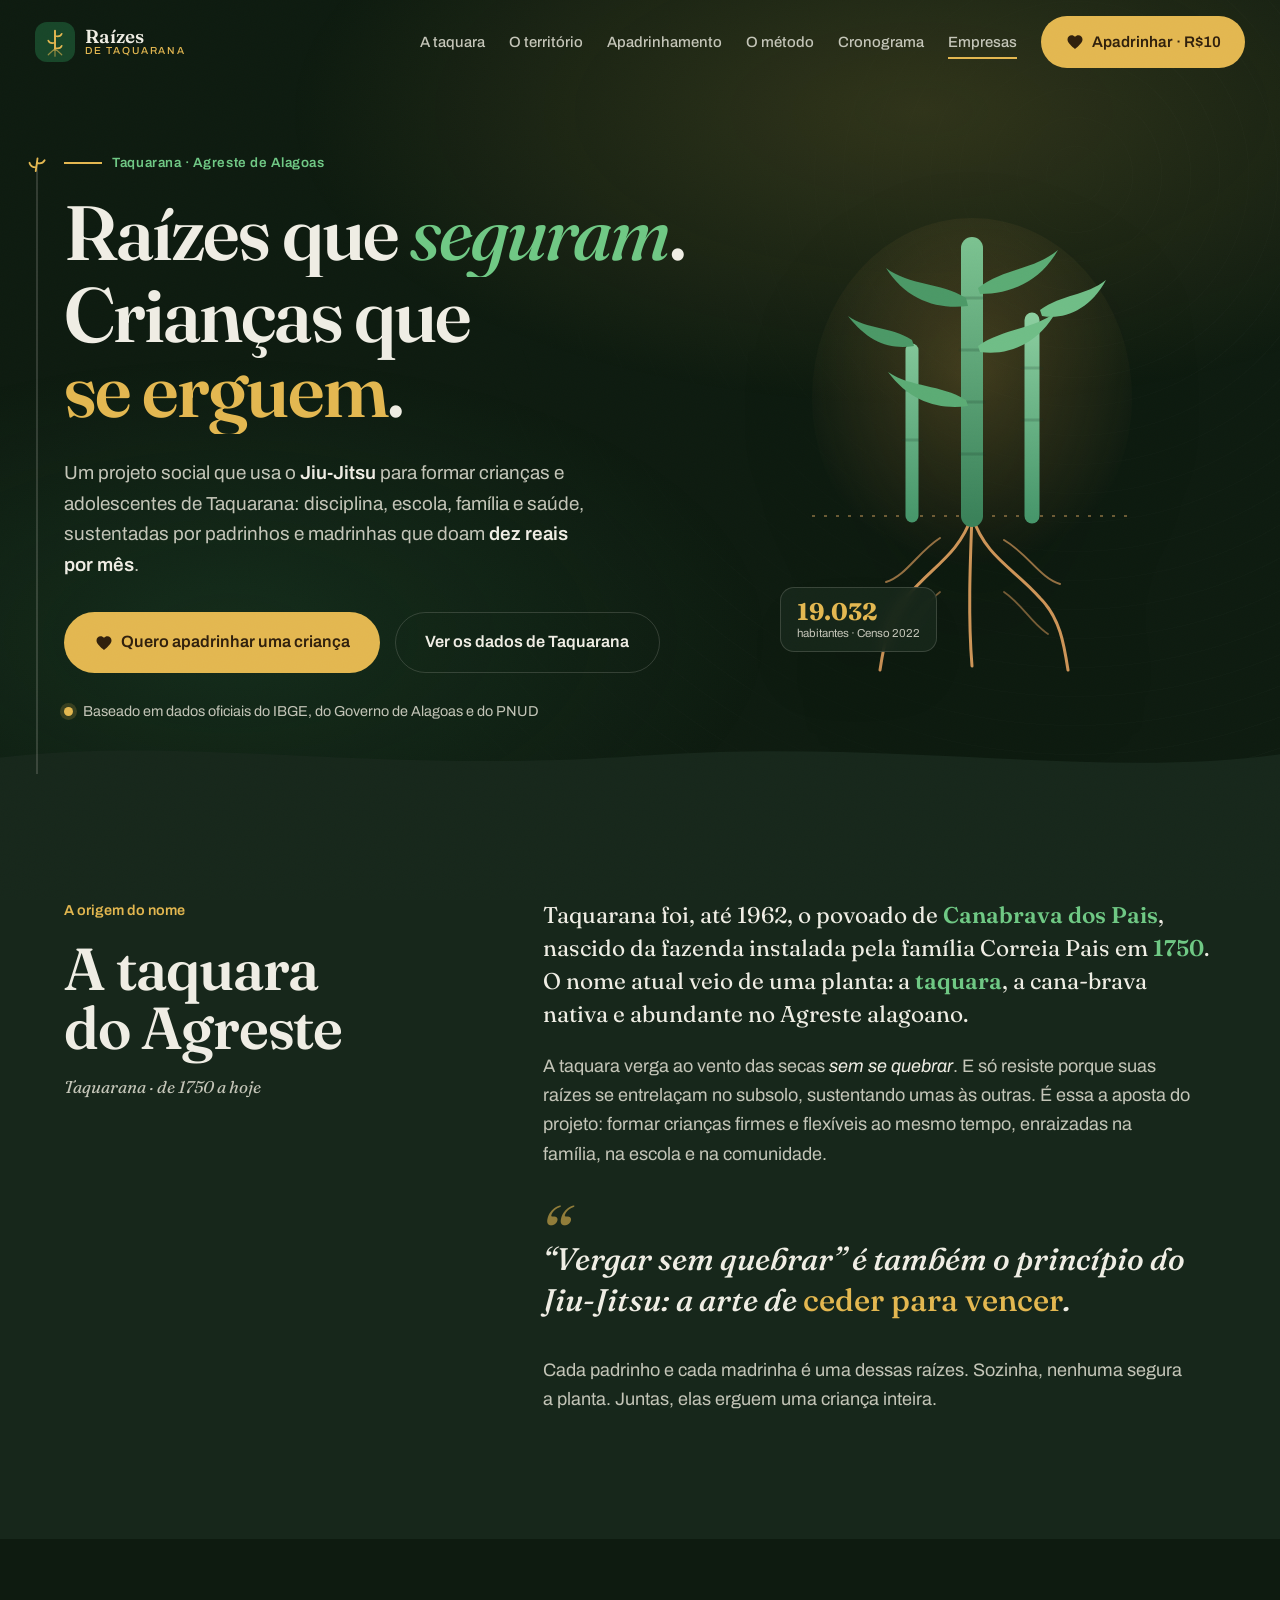
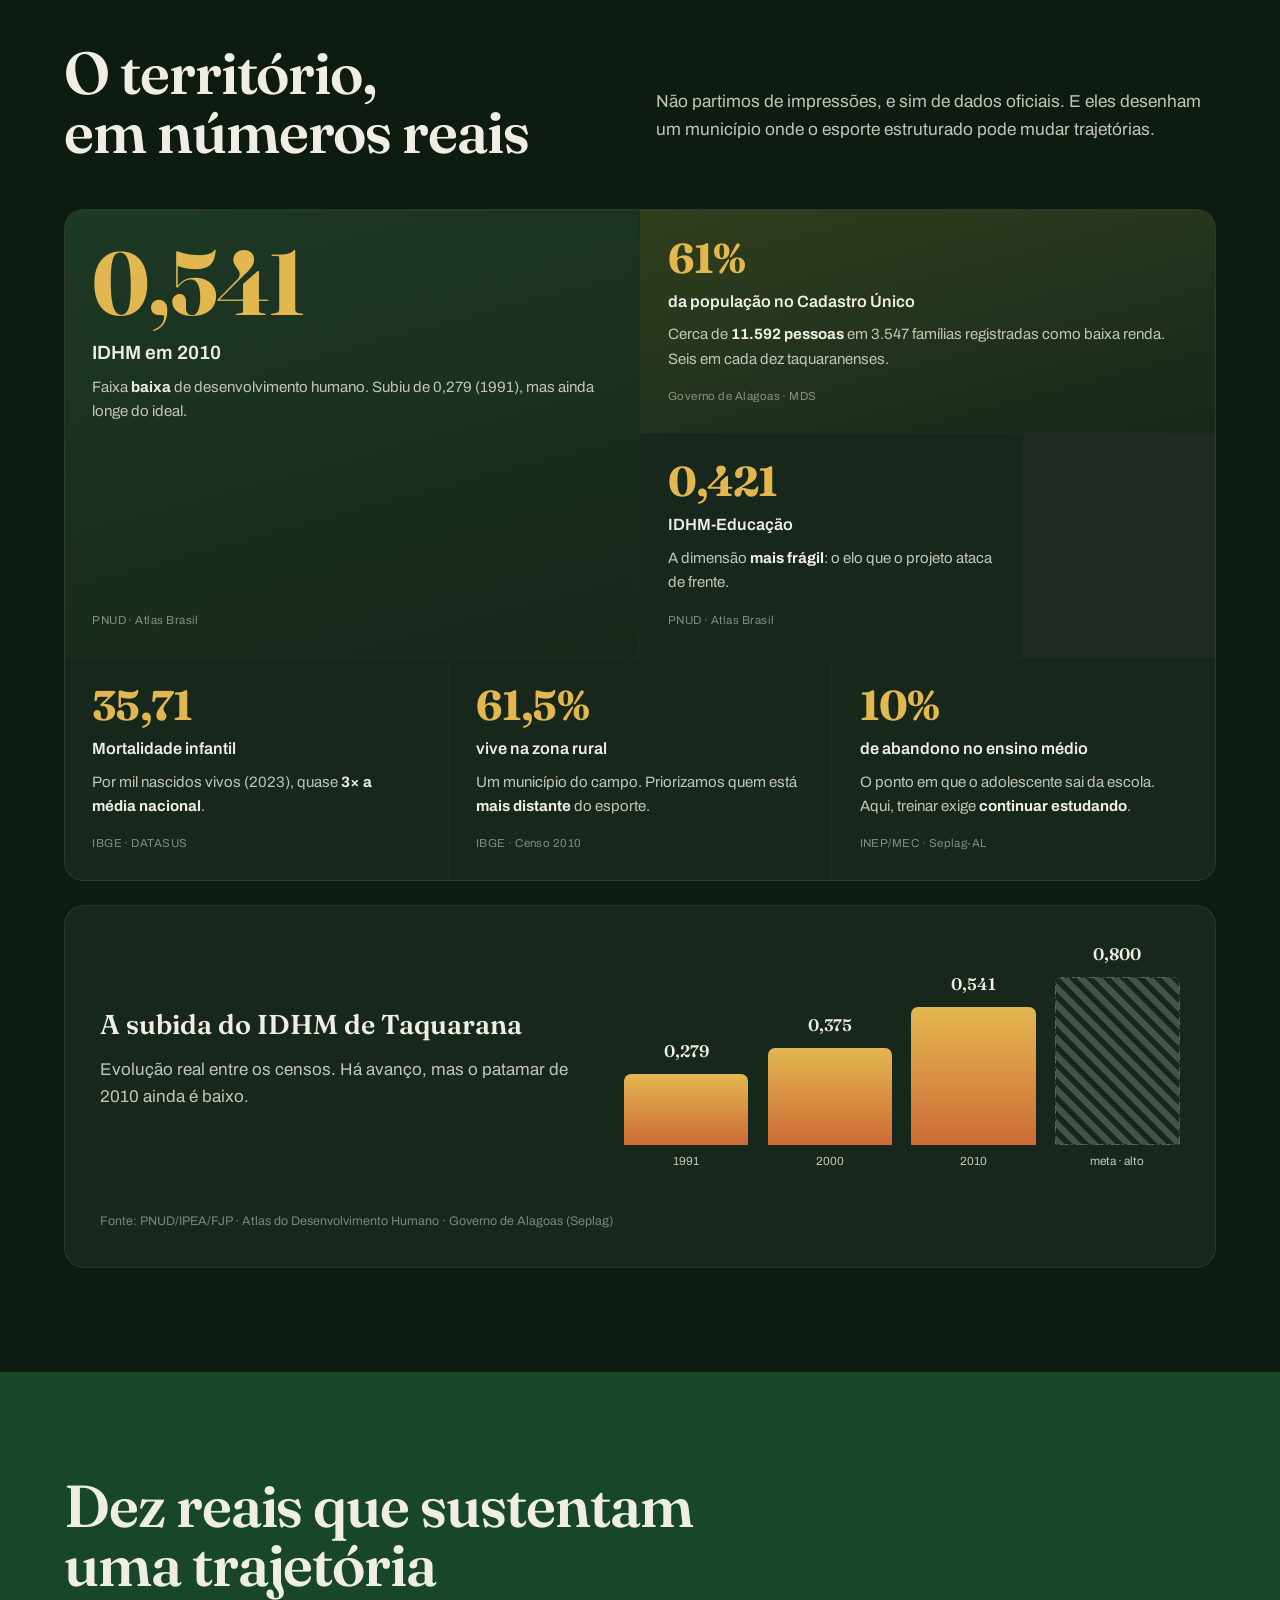
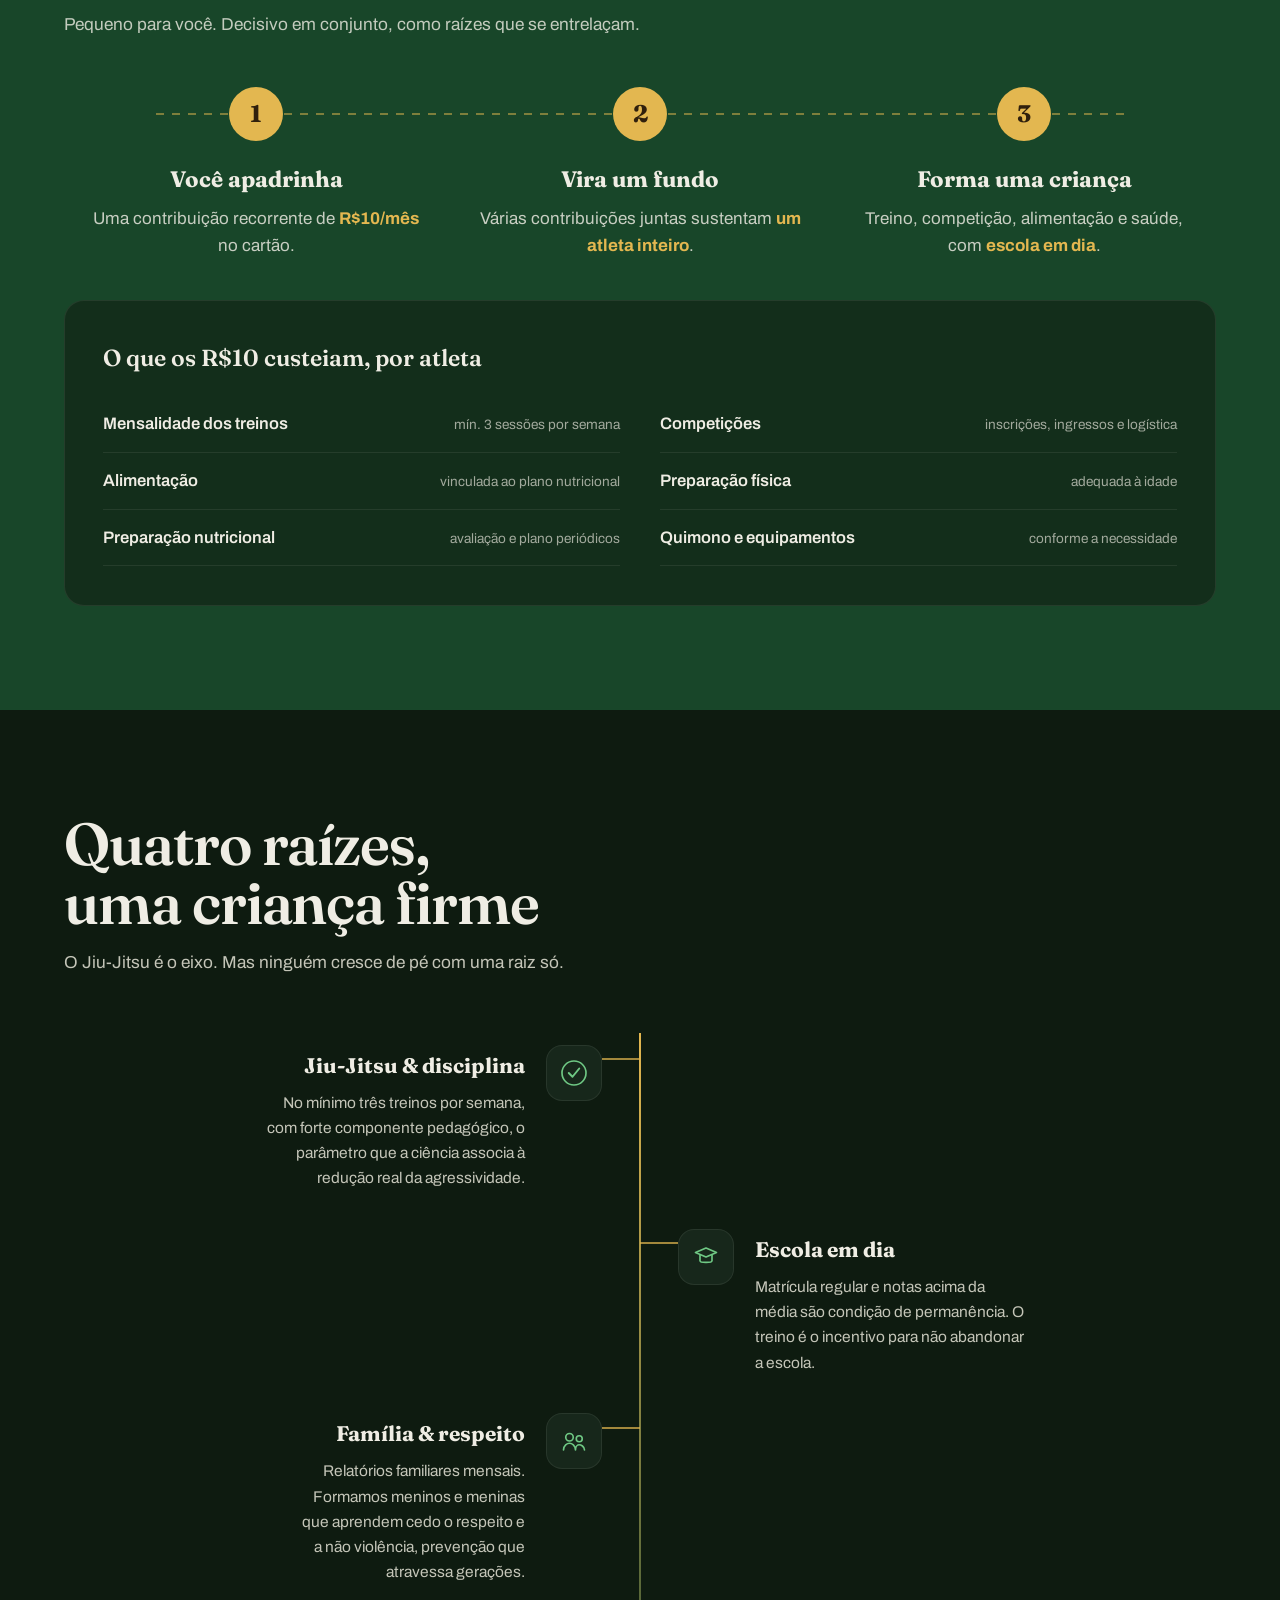
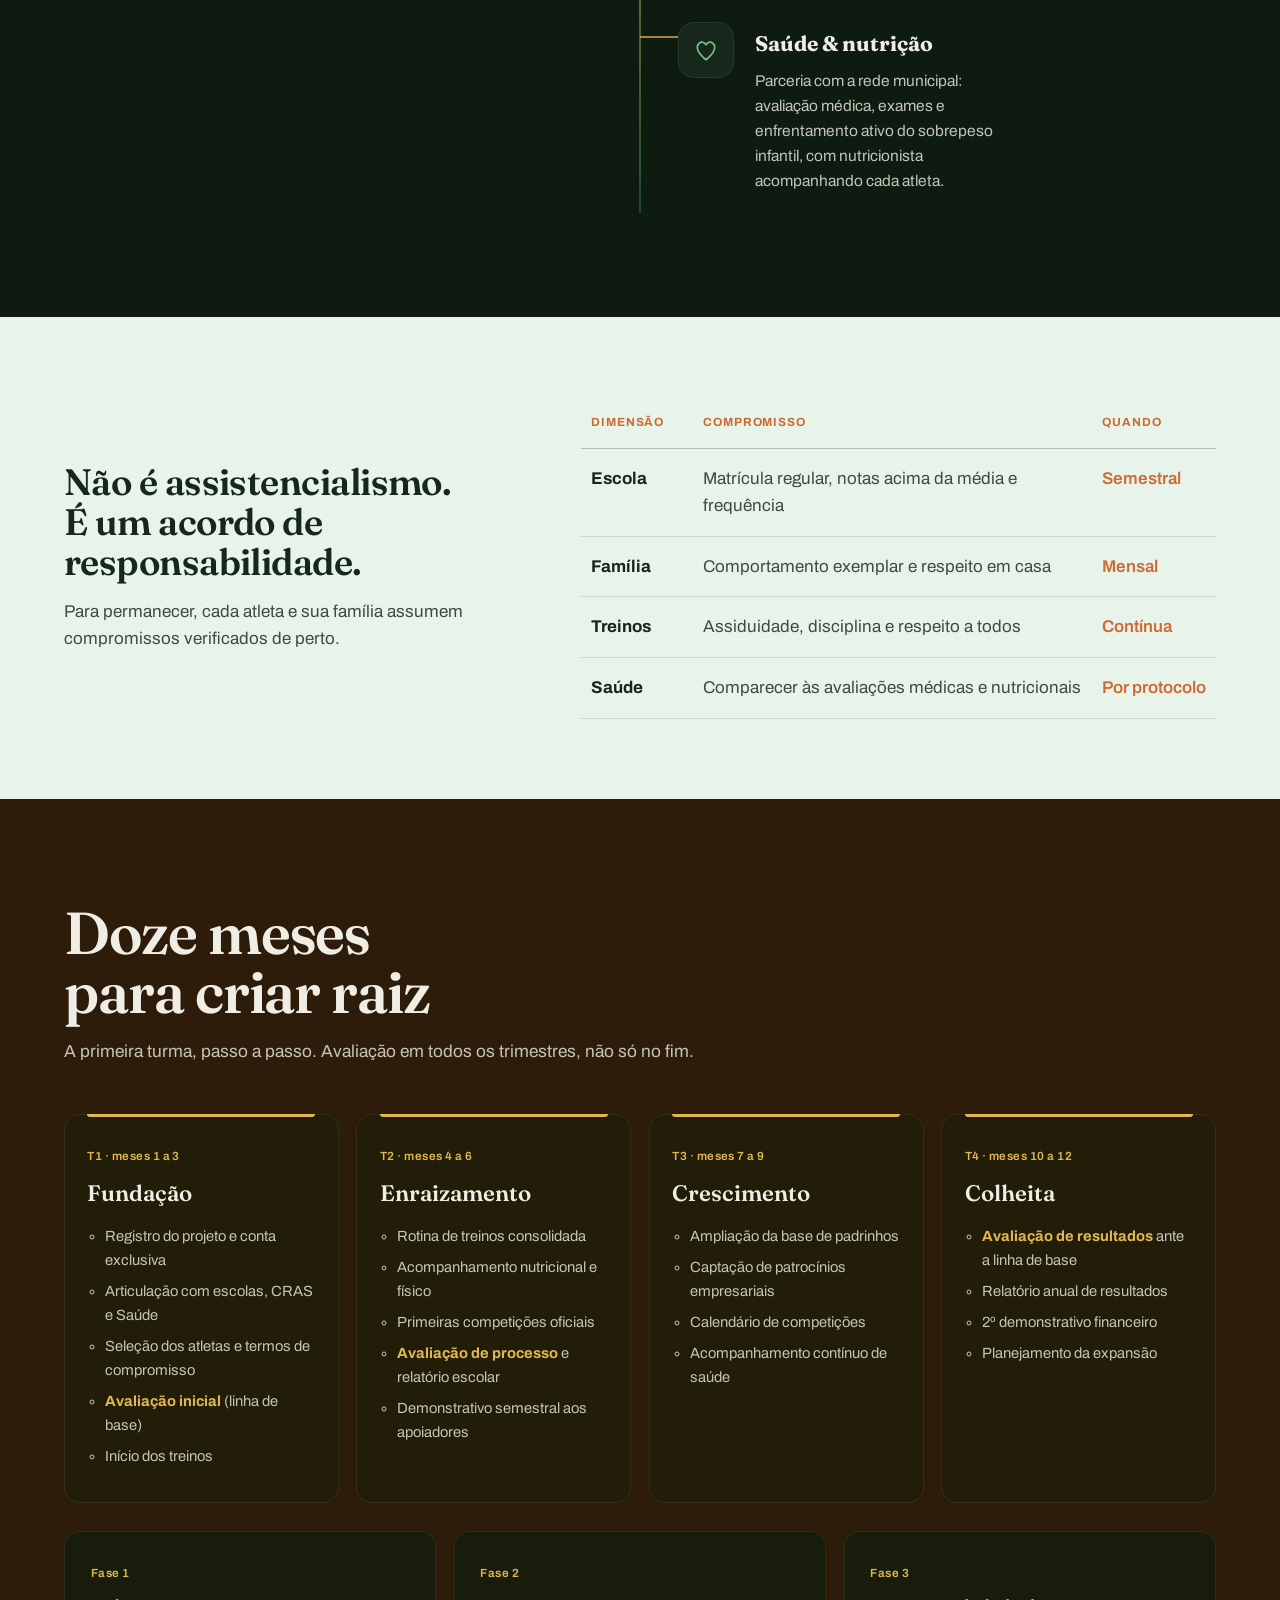
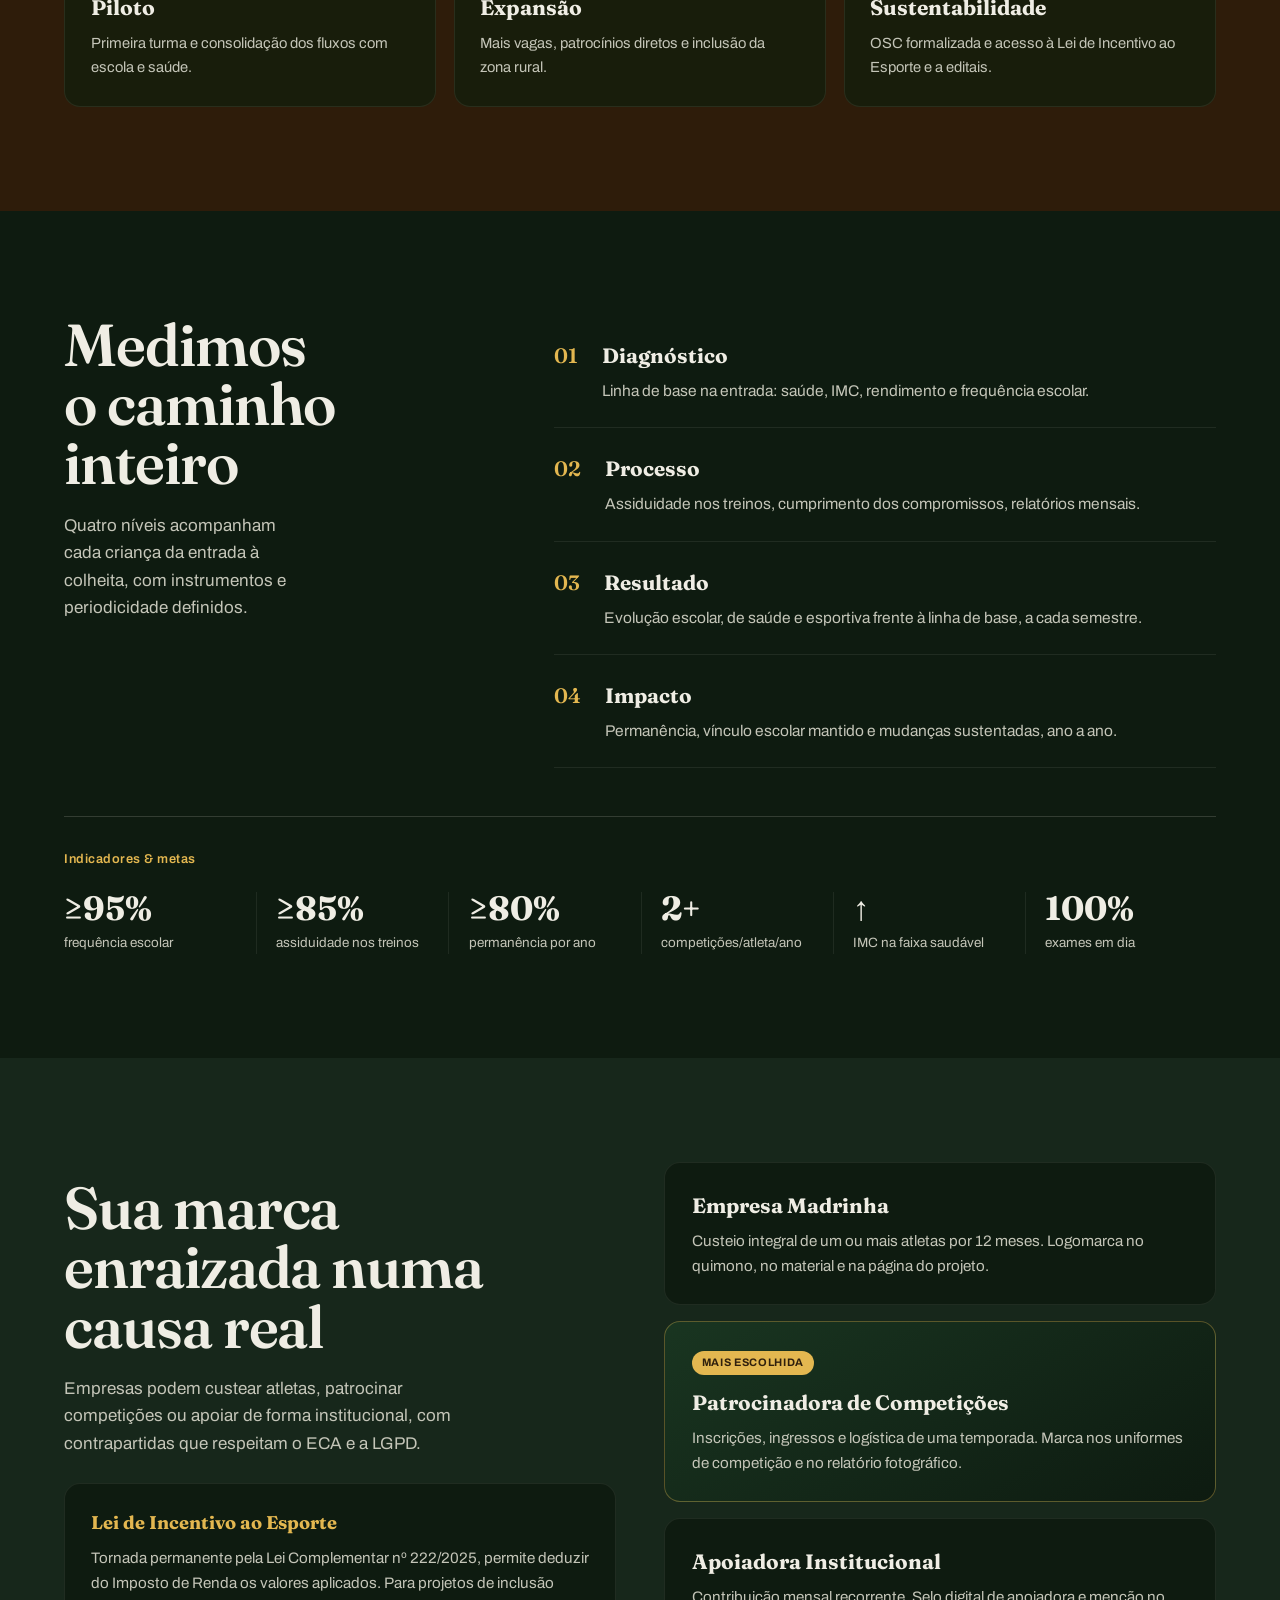
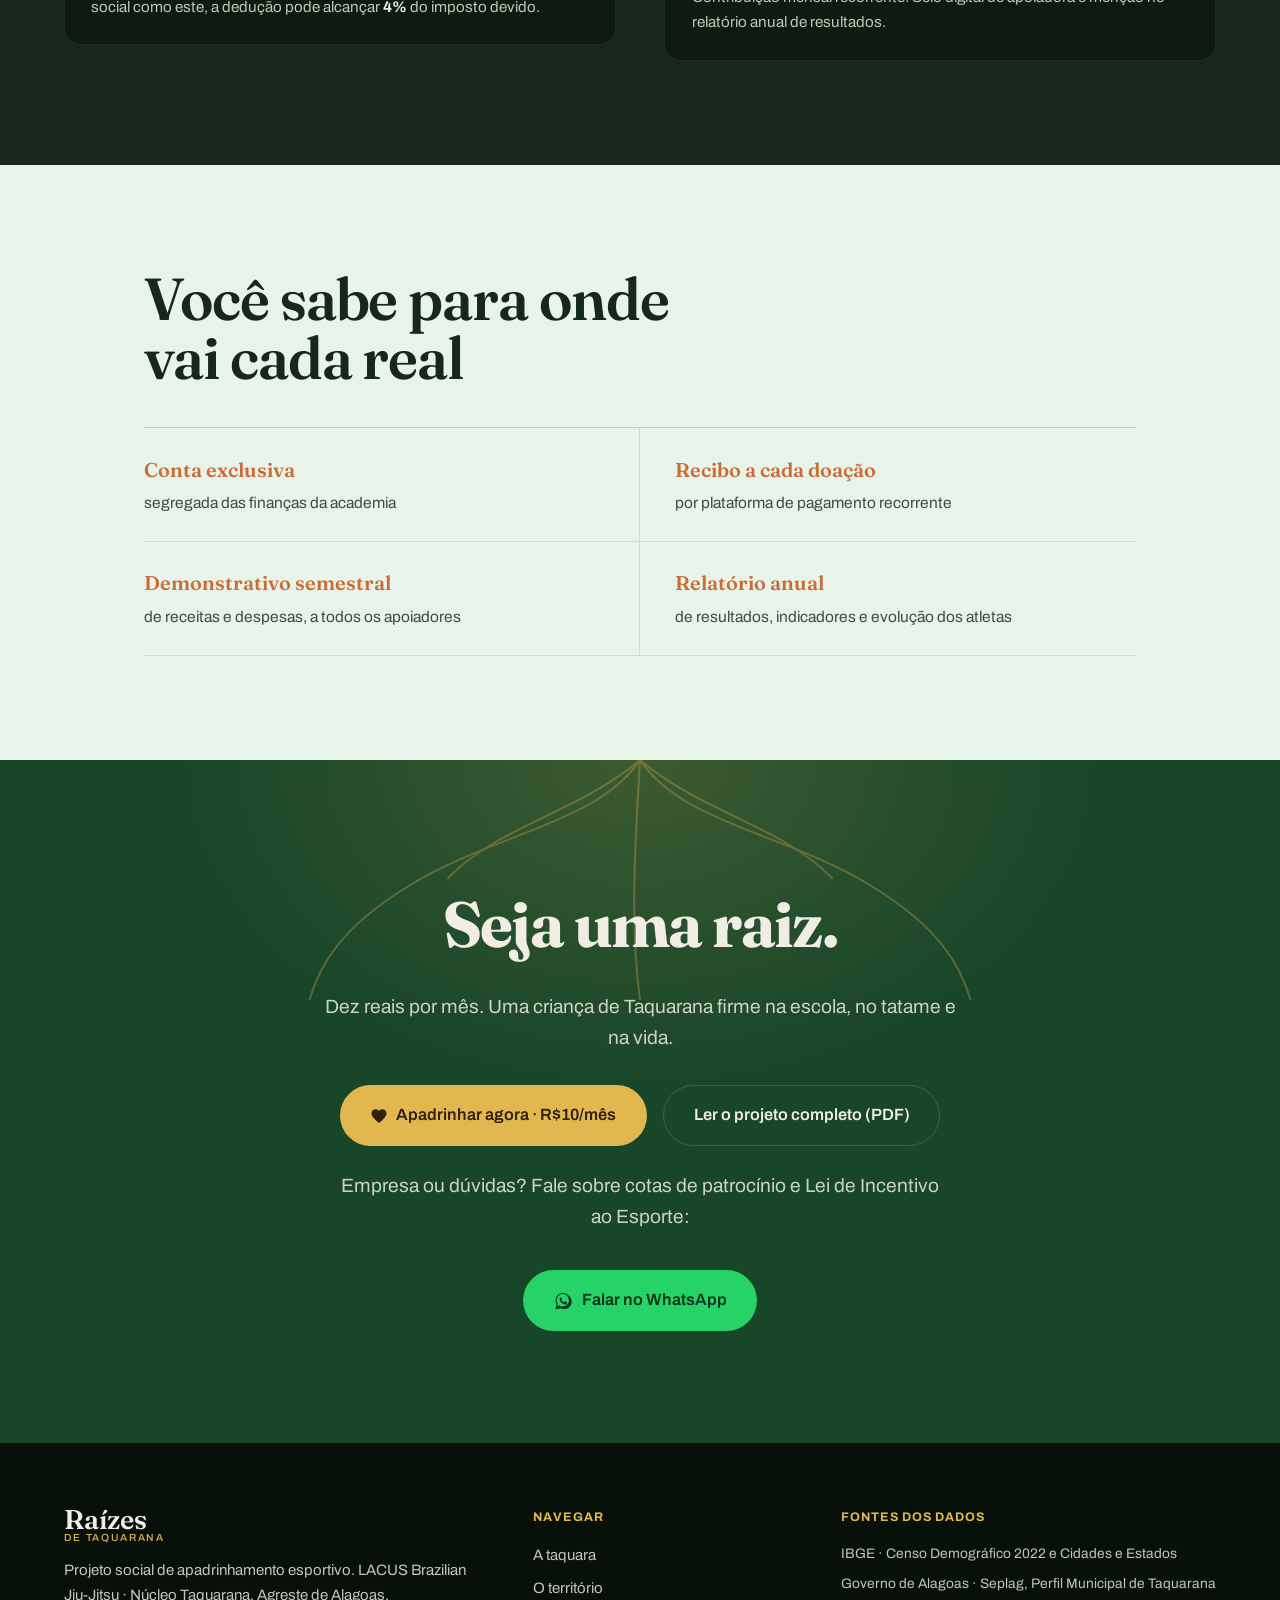
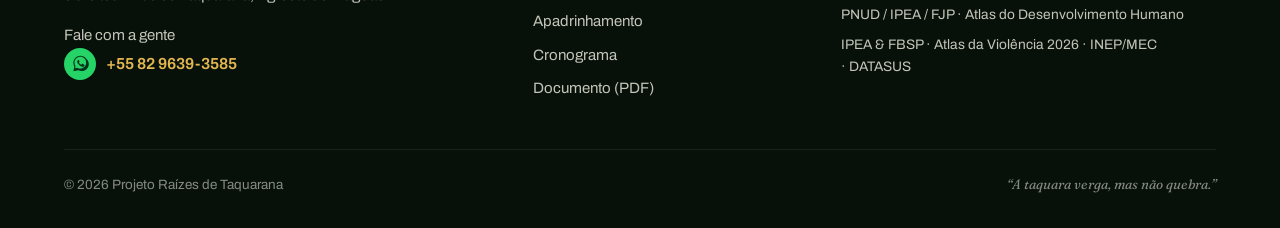
<file: index.html>
<!DOCTYPE html>
<html lang="pt-BR">
<head>
<meta charset="UTF-8">
<meta name="viewport" content="width=device-width, initial-scale=1.0">
<title>Raízes de Taquarana · Jiu-Jitsu que forma crianças no Agreste de Alagoas</title>
<meta name="description" content="Projeto social de apadrinhamento esportivo em Taquarana, Alagoas. Com R$10 por mês você sustenta a formação de uma criança pelo Jiu-Jitsu: esporte, escola, família e saúde. Dados reais, transparência total.">
<script>document.documentElement.className += " js";</script>
<link rel="preconnect" href="https://fonts.googleapis.com">
<link rel="preconnect" href="https://fonts.gstatic.com" crossorigin>
<link href="https://fonts.googleapis.com/css2?family=Fraunces:ital,opsz,wght@0,9..144,400;0,9..144,500;0,9..144,600;0,9..144,700;0,9..144,900;1,9..144,400;1,9..144,500;1,9..144,600&family=Archivo:wght@400;500;600;700&display=swap" rel="stylesheet">
<link rel="stylesheet" href="styles.css">
<link rel="icon" href="data:image/svg+xml,<svg xmlns='http://www.w3.org/2000/svg' viewBox='0 0 100 100'><rect width='100' height='100' rx='22' fill='%2316271c'/><path d='M50 16 V84 M50 30 q15 4 19 -7 M50 50 q-15 4 -19 -7 M50 68 q15 4 19 -7' stroke='%23e0ad52' stroke-width='5' fill='none' stroke-linecap='round'/></svg>">
</head>
<body>
<div class="grain" aria-hidden="true"></div>
<div class="cursor-glow" aria-hidden="true"></div>
<a href="#conteudo" class="skip">Pular para o conteúdo</a>

<!-- scroll-growing taquara spine -->
<div class="spine" aria-hidden="true">
  <span class="spine-track"></span>
  <span class="spine-grow"></span>
  <span class="spine-tip">
    <svg viewBox="0 0 24 24"><path d="M12 22 V8 M12 13 q6 1 8 -4 M12 18 q-6 1 -8 -4" stroke="currentColor" stroke-width="2" fill="none" stroke-linecap="round"/></svg>
  </span>
</div>

<!-- ============ NAV ============ -->
<header class="nav" id="nav">
  <a href="#topo" class="brand" aria-label="Raízes de Taquarana, início">
    <span class="brand-mark" aria-hidden="true">
      <svg viewBox="0 0 32 40" width="24" height="30">
        <path d="M16 5 V29" stroke="currentColor" stroke-width="2.6" stroke-linecap="round"/>
        <path d="M16 12 q7 2 9 -3 M16 21 q-7 2 -9 -3 M16 28 q7 2 9 -3" stroke="currentColor" stroke-width="2.2" fill="none" stroke-linecap="round"/>
        <path d="M16 29 q-5 4 -9 8 M16 29 q5 4 9 8 M16 29 V39" stroke="currentColor" stroke-width="1.6" fill="none" stroke-linecap="round" opacity=".6"/>
      </svg>
    </span>
    <span class="brand-text">Raízes<span class="brand-sub">de Taquarana</span></span>
  </a>
  <nav class="nav-links" aria-label="Seções">
    <a href="#manifesto">A taquara</a>
    <a href="#dados">O território</a>
    <a href="#como">Apadrinhamento</a>
    <a href="#metodo">O método</a>
    <a href="#cronograma">Cronograma</a>
    <a href="#empresas">Empresas</a>
  </nav>
  <a href="https://www.asaas.com/c/etg2doyc1pz3su5p" class="btn btn-sol nav-cta" target="_blank" rel="noopener">
    <svg class="ic" viewBox="0 0 24 24" width="18" height="18" aria-hidden="true"><path fill="currentColor" d="M12 21.35l-1.45-1.32C5.4 15.36 2 12.28 2 8.5 2 5.42 4.42 3 7.5 3c1.74 0 3.41.81 4.5 2.09C13.09 3.81 14.76 3 16.5 3 19.58 3 22 5.42 22 8.5c0 3.78-3.4 6.86-8.55 11.54L12 21.35z"/></svg>
    Apadrinhar · R$10
  </a>
  <button class="nav-toggle" id="navToggle" aria-label="Abrir menu" aria-expanded="false">
    <span></span><span></span><span></span>
  </button>
</header>

<main id="topo">
<span id="conteudo"></span>

<!-- ============ HERO ============ -->
<section class="hero">
  <div class="hero-glow" aria-hidden="true"></div>
  <div class="hero-contours" aria-hidden="true"></div>
  <div class="hero-inner">
    <div class="hero-copy">
      <p class="hero-place reveal">Taquarana · Agreste de Alagoas</p>
      <h1 class="hero-title" aria-label="Raízes que seguram. Crianças que se erguem.">
        <span class="line"><span>Raízes que <em>seguram</em>.</span></span>
        <span class="line"><span>Crianças que <span class="sol-word">se erguem</span>.</span></span>
      </h1>
      <p class="hero-lead reveal">
        Um projeto social que usa o <strong>Jiu-Jitsu</strong> para formar crianças e
        adolescentes de Taquarana: disciplina, escola, família e saúde, sustentadas por
        padrinhos e madrinhas que doam <strong>dez reais por mês</strong>.
      </p>
      <div class="hero-cta reveal">
        <a href="https://www.asaas.com/c/etg2doyc1pz3su5p" class="btn btn-sol btn-lg" target="_blank" rel="noopener">
          <svg class="ic" viewBox="0 0 24 24" width="18" height="18" aria-hidden="true"><path fill="currentColor" d="M12 21.35l-1.45-1.32C5.4 15.36 2 12.28 2 8.5 2 5.42 4.42 3 7.5 3c1.74 0 3.41.81 4.5 2.09C13.09 3.81 14.76 3 16.5 3 19.58 3 22 5.42 22 8.5c0 3.78-3.4 6.86-8.55 11.54L12 21.35z"/></svg>
          Quero apadrinhar uma criança
        </a>
        <a href="#dados" class="btn btn-line btn-lg">Ver os dados de Taquarana</a>
      </div>
      <p class="hero-note reveal">
        <span class="seed"></span> Baseado em dados oficiais do IBGE, do Governo de Alagoas e do PNUD
      </p>
    </div>

    <div class="hero-art reveal" aria-hidden="true">
      <svg class="taquara-scene" viewBox="0 0 360 520" fill="none" xmlns="http://www.w3.org/2000/svg">
        <defs>
          <linearGradient id="stalk" x1="0" y1="60" x2="0" y2="340" gradientUnits="userSpaceOnUse">
            <stop offset="0" stop-color="#7bc290"/>
            <stop offset="1" stop-color="#3a8159"/>
          </linearGradient>
          <linearGradient id="stalkB" x1="0" y1="130" x2="0" y2="340" gradientUnits="userSpaceOnUse">
            <stop offset="0" stop-color="#8ed0a1"/>
            <stop offset="1" stop-color="#46966a"/>
          </linearGradient>
          <radialGradient id="soilglow" cx="50%" cy="42%" r="55%">
            <stop offset="0" stop-color="#e0ad52" stop-opacity=".25"/>
            <stop offset="1" stop-color="#e0ad52" stop-opacity="0"/>
          </radialGradient>
        </defs>

        <ellipse cx="182" cy="220" rx="160" ry="180" fill="url(#soilglow)"/>
        <line x1="22" y1="338" x2="338" y2="338" stroke="#c79a5a" stroke-width="2" stroke-dasharray="3 9" opacity=".5"/>

        <g class="roots" stroke="#cd9457" stroke-linecap="round" fill="none">
          <path class="root" d="M182 338 C168 378 142 388 116 420 C98 442 94 466 90 492" stroke-width="3"/>
          <path class="root" d="M182 338 C196 380 224 390 250 420 C270 440 274 466 278 492" stroke-width="3"/>
          <path class="root" d="M182 338 C180 388 178 440 182 488" stroke-width="3"/>
          <path class="root" d="M150 360 C128 374 116 398 96 404" stroke-width="2" opacity=".7"/>
          <path class="root" d="M214 362 C238 376 250 400 270 406" stroke-width="2" opacity=".7"/>
          <path class="root" d="M150 414 C134 426 126 446 110 456" stroke-width="1.8" opacity=".55"/>
          <path class="root" d="M214 414 C232 426 242 446 258 456" stroke-width="1.8" opacity=".55"/>
        </g>

        <path class="stalk stalk-2" d="M122 338 V172" stroke="url(#stalkB)" stroke-width="13" stroke-linecap="round"/>
        <path class="stalk stalk-3" d="M242 338 V142" stroke="url(#stalkB)" stroke-width="15" stroke-linecap="round"/>
        <path class="stalk stalk-1" d="M182 338 V70" stroke="url(#stalk)" stroke-width="22" stroke-linecap="round"/>

        <g class="nodes" stroke="#1c3b29" stroke-width="3" stroke-linecap="round" opacity=".45">
          <line x1="170" y1="120" x2="194" y2="120"/>
          <line x1="170" y1="172" x2="194" y2="172"/>
          <line x1="170" y1="224" x2="194" y2="224"/>
          <line x1="170" y1="276" x2="194" y2="276"/>
          <line x1="113" y1="212" x2="131" y2="212"/>
          <line x1="113" y1="262" x2="131" y2="262"/>
          <line x1="232" y1="190" x2="252" y2="190"/>
          <line x1="232" y1="242" x2="252" y2="242"/>
        </g>

        <g class="leaves">
          <path class="leaf" d="M188 110 C214 90 244 92 268 72 C250 104 220 116 190 116 Z" fill="#5bab74"/>
          <path class="leaf" d="M176 120 C150 104 120 108 96 90 C116 122 148 132 178 128 Z" fill="#4b9866"/>
          <path class="leaf" d="M188 168 C214 150 242 152 266 134 C248 166 218 178 190 174 Z" fill="#6fbd86"/>
          <path class="leaf" d="M176 222 C150 206 122 210 98 194 C120 224 150 232 178 228 Z" fill="#5bab74"/>
          <path class="leaf" d="M250 132 C272 116 296 118 316 102 C300 132 274 142 252 138 Z" fill="#6fbd86"/>
          <path class="leaf" d="M122 162 C100 148 78 152 58 138 C78 164 100 172 124 168 Z" fill="#4b9866"/>
        </g>
      </svg>
      <div class="hero-badge">
        <span class="hero-badge-k">19.032</span>
        <span class="hero-badge-v">habitantes · Censo 2022</span>
      </div>
    </div>
  </div>
  <div class="ridge" aria-hidden="true">
    <svg viewBox="0 0 1440 90" preserveAspectRatio="none"><path d="M0 90 V44 C220 18 420 64 720 42 C1010 21 1230 70 1440 40 V90 Z"/></svg>
  </div>
</section>

<!-- ============ MANIFESTO ============ -->
<section class="manifesto" id="manifesto">
  <div class="wrap manifesto-grid">
    <div class="manifesto-side">
      <p class="side-meta reveal">A origem do nome</p>
      <h2 class="display reveal">A taquara<br>do Agreste</h2>
      <p class="side-foot reveal">Taquarana · de 1750 a hoje</p>
    </div>
    <div class="manifesto-body">
      <p class="lead reveal">
        Taquarana foi, até 1962, o povoado de <strong>Canabrava dos Pais</strong>, nascido da fazenda
        instalada pela família Correia Pais em <strong>1750</strong>. O nome atual veio de uma planta:
        a <strong>taquara</strong>, a cana-brava nativa e abundante no Agreste alagoano.
      </p>
      <p class="reveal">
        A taquara verga ao vento das secas <em>sem se quebrar</em>. E só resiste porque suas raízes
        se entrelaçam no subsolo, sustentando umas às outras. É essa a aposta do projeto: formar
        crianças firmes e flexíveis ao mesmo tempo, enraizadas na família, na escola e na comunidade.
      </p>
      <figure class="creed reveal">
        <blockquote>“Vergar sem quebrar” é também o princípio do Jiu-Jitsu: a arte de <em>ceder para vencer</em>.</blockquote>
      </figure>
      <p class="reveal">
        Cada padrinho e cada madrinha é uma dessas raízes. Sozinha, nenhuma segura a planta. Juntas,
        elas erguem uma criança inteira.
      </p>
    </div>
  </div>
</section>

<!-- ============ DADOS ============ -->
<section class="data" id="dados">
  <div class="wrap">
    <div class="data-head">
      <h2 class="display reveal">O território,<br>em números reais</h2>
      <p class="data-intro reveal">
        Não partimos de impressões, e sim de dados oficiais. E eles desenham um município onde
        o esporte estruturado pode mudar trajetórias.
      </p>
    </div>

    <div class="ledger">
      <article class="fig fig-lead reveal">
        <span class="fig-k"><span class="count" data-to="0.541" data-dec="3">0,000</span></span>
        <h3>IDHM em 2010</h3>
        <p>Faixa <strong>baixa</strong> de desenvolvimento humano. Subiu de 0,279 (1991), mas ainda longe do ideal.</p>
        <span class="fig-src">PNUD · Atlas Brasil</span>
      </article>

      <article class="fig fig-human reveal">
        <span class="fig-k"><span class="count" data-to="61" data-suffix="%">0%</span></span>
        <h3>da população no Cadastro Único</h3>
        <p>Cerca de <strong>11.592 pessoas</strong> em 3.547 famílias registradas como baixa renda. Seis em cada dez taquaranenses.</p>
        <span class="fig-src">Governo de Alagoas · MDS</span>
      </article>

      <article class="fig reveal">
        <span class="fig-k"><span class="count" data-to="0.421" data-dec="3">0,000</span></span>
        <h3>IDHM-Educação</h3>
        <p>A dimensão <strong>mais frágil</strong>: o elo que o projeto ataca de frente.</p>
        <span class="fig-src">PNUD · Atlas Brasil</span>
      </article>

      <article class="fig reveal">
        <span class="fig-k"><span class="count" data-to="35.71" data-dec="2">0,00</span></span>
        <h3>Mortalidade infantil</h3>
        <p>Por mil nascidos vivos (2023), quase <strong>3× a média nacional</strong>.</p>
        <span class="fig-src">IBGE · DATASUS</span>
      </article>

      <article class="fig reveal">
        <span class="fig-k"><span class="count" data-to="61.5" data-dec="1" data-suffix="%">0%</span></span>
        <h3>vive na zona rural</h3>
        <p>Um município do campo. Priorizamos quem está <strong>mais distante</strong> do esporte.</p>
        <span class="fig-src">IBGE · Censo 2010</span>
      </article>

      <article class="fig reveal">
        <span class="fig-k"><span class="count" data-to="10" data-suffix="%">0%</span></span>
        <h3>de abandono no ensino médio</h3>
        <p>O ponto em que o adolescente sai da escola. Aqui, treinar exige <strong>continuar estudando</strong>.</p>
        <span class="fig-src">INEP/MEC · Seplag-AL</span>
      </article>
    </div>

    <figure class="idhm reveal">
      <figcaption>
        <h3>A subida do IDHM de Taquarana</h3>
        <p>Evolução real entre os censos. Há avanço, mas o patamar de 2010 ainda é baixo.</p>
      </figcaption>
      <div class="idhm-plot" role="img" aria-label="IDHM de Taquarana: 0,279 em 1991, 0,375 em 2000, 0,541 em 2010, ante a meta 0,800 de desenvolvimento alto">
        <span class="col" style="--h:31%"><b>0,279</b><i></i><small>1991</small></span>
        <span class="col" style="--h:42%"><b>0,375</b><i></i><small>2000</small></span>
        <span class="col" style="--h:60%"><b>0,541</b><i></i><small>2010</small></span>
        <span class="col goal" style="--h:89%"><b>0,800</b><i></i><small>meta · alto</small></span>
      </div>
      <p class="idhm-src">Fonte: PNUD/IPEA/FJP · Atlas do Desenvolvimento Humano · Governo de Alagoas (Seplag)</p>
    </figure>
  </div>
</section>

<!-- ============ COMO FUNCIONA ============ -->
<section class="how" id="como">
  <div class="wrap">
    <div class="how-head">
      <h2 class="display reveal">Dez reais que sustentam<br>uma trajetória</h2>
      <p class="reveal">Pequeno para você. Decisivo em conjunto, como raízes que se entrelaçam.</p>
    </div>

    <ol class="flow">
      <li class="flow-step reveal">
        <span class="flow-n">1</span>
        <h3>Você apadrinha</h3>
        <p>Uma contribuição recorrente de <strong>R$10/mês</strong> no cartão.</p>
      </li>
      <li class="flow-step reveal">
        <span class="flow-n">2</span>
        <h3>Vira um fundo</h3>
        <p>Várias contribuições juntas sustentam <strong>um atleta inteiro</strong>.</p>
      </li>
      <li class="flow-step reveal">
        <span class="flow-n">3</span>
        <h3>Forma uma criança</h3>
        <p>Treino, competição, alimentação e saúde, com <strong>escola em dia</strong>.</p>
      </li>
    </ol>

    <div class="covers reveal">
      <h3 class="covers-title">O que os R$10 custeiam, por atleta</h3>
      <dl class="covers-list">
        <div><dt>Mensalidade dos treinos</dt><dd>mín. 3 sessões por semana</dd></div>
        <div><dt>Competições</dt><dd>inscrições, ingressos e logística</dd></div>
        <div><dt>Alimentação</dt><dd>vinculada ao plano nutricional</dd></div>
        <div><dt>Preparação física</dt><dd>adequada à idade</dd></div>
        <div><dt>Preparação nutricional</dt><dd>avaliação e plano periódicos</dd></div>
        <div><dt>Quimono e equipamentos</dt><dd>conforme a necessidade</dd></div>
      </dl>
    </div>
  </div>
</section>

<!-- ============ MÉTODO ============ -->
<section class="method" id="metodo">
  <div class="wrap">
    <div class="method-head">
      <h2 class="display reveal">Quatro raízes,<br>uma criança firme</h2>
      <p class="reveal">O Jiu-Jitsu é o eixo. Mas ninguém cresce de pé com uma raiz só.</p>
    </div>

    <div class="stem">
      <article class="branch reveal">
        <span class="branch-ic" aria-hidden="true">
          <svg viewBox="0 0 40 40"><circle cx="20" cy="20" r="16" stroke="currentColor" stroke-width="2.2" fill="none"/><path d="M13 20 l5 5 9-11" stroke="currentColor" stroke-width="2.6" fill="none" stroke-linecap="round" stroke-linejoin="round"/></svg>
        </span>
        <div>
          <h3>Jiu-Jitsu &amp; disciplina</h3>
          <p>No mínimo três treinos por semana, com forte componente pedagógico, o parâmetro que a ciência associa à redução real da agressividade.</p>
        </div>
      </article>
      <article class="branch reveal">
        <span class="branch-ic" aria-hidden="true">
          <svg viewBox="0 0 40 40"><path d="M6 14 L20 8 L34 14 L20 20 Z" stroke="currentColor" stroke-width="2.2" fill="none" stroke-linejoin="round"/><path d="M12 17 v8 c0 3 16 3 16 0 v-8" stroke="currentColor" stroke-width="2.2" fill="none" stroke-linecap="round"/></svg>
        </span>
        <div>
          <h3>Escola em dia</h3>
          <p>Matrícula regular e notas acima da média são condição de permanência. O treino é o incentivo para não abandonar a escola.</p>
        </div>
      </article>
      <article class="branch reveal">
        <span class="branch-ic" aria-hidden="true">
          <svg viewBox="0 0 40 40"><circle cx="14" cy="15" r="5" stroke="currentColor" stroke-width="2.2" fill="none"/><circle cx="27" cy="17" r="4" stroke="currentColor" stroke-width="2.2" fill="none"/><path d="M6 32 c0-6 5-9 8-9 s8 3 8 9 M22 32 c0-5 3-7 5-7 s7 2 7 7" stroke="currentColor" stroke-width="2.2" fill="none" stroke-linecap="round"/></svg>
        </span>
        <div>
          <h3>Família &amp; respeito</h3>
          <p>Relatórios familiares mensais. Formamos meninos e meninas que aprendem cedo o respeito e a não violência, prevenção que atravessa gerações.</p>
        </div>
      </article>
      <article class="branch reveal">
        <span class="branch-ic" aria-hidden="true">
          <svg viewBox="0 0 40 40"><path d="M20 33 C8 24 6 15 11 11 c3-3 7-1 9 2 c2-3 6-5 9-2 c5 4 3 13-9 22 Z" stroke="currentColor" stroke-width="2.2" fill="none" stroke-linejoin="round"/></svg>
        </span>
        <div>
          <h3>Saúde &amp; nutrição</h3>
          <p>Parceria com a rede municipal: avaliação médica, exames e enfrentamento ativo do sobrepeso infantil, com nutricionista acompanhando cada atleta.</p>
        </div>
      </article>
    </div>
  </div>

  <!-- O PACTO -->
  <div class="pact-band">
    <div class="wrap pact">
      <div class="pact-head reveal">
        <h3 class="display-sm">Não é assistencialismo.<br>É um acordo de responsabilidade.</h3>
        <p>Para permanecer, cada atleta e sua família assumem compromissos verificados de perto.</p>
      </div>
      <table class="pact-table reveal">
        <thead><tr><th scope="col">Dimensão</th><th scope="col">Compromisso</th><th scope="col">Quando</th></tr></thead>
        <tbody>
          <tr><th scope="row">Escola</th><td>Matrícula regular, notas acima da média e frequência</td><td>Semestral</td></tr>
          <tr><th scope="row">Família</th><td>Comportamento exemplar e respeito em casa</td><td>Mensal</td></tr>
          <tr><th scope="row">Treinos</th><td>Assiduidade, disciplina e respeito a todos</td><td>Contínua</td></tr>
          <tr><th scope="row">Saúde</th><td>Comparecer às avaliações médicas e nutricionais</td><td>Por protocolo</td></tr>
        </tbody>
      </table>
    </div>
  </div>
</section>

<!-- ============ CRONOGRAMA ============ -->
<section class="timeline" id="cronograma">
  <div class="wrap">
    <div class="tl-head">
      <h2 class="display reveal">Doze meses<br>para criar raiz</h2>
      <p class="reveal">A primeira turma, passo a passo. Avaliação em todos os trimestres, não só no fim.</p>
    </div>

    <ol class="tl-track">
      <li class="tl-item reveal">
        <span class="tl-q">T1 · meses 1 a 3</span>
        <h3>Fundação</h3>
        <ul>
          <li>Registro do projeto e conta exclusiva</li>
          <li>Articulação com escolas, CRAS e Saúde</li>
          <li>Seleção dos atletas e termos de compromisso</li>
          <li><strong>Avaliação inicial</strong> (linha de base)</li>
          <li>Início dos treinos</li>
        </ul>
      </li>
      <li class="tl-item reveal">
        <span class="tl-q">T2 · meses 4 a 6</span>
        <h3>Enraizamento</h3>
        <ul>
          <li>Rotina de treinos consolidada</li>
          <li>Acompanhamento nutricional e físico</li>
          <li>Primeiras competições oficiais</li>
          <li><strong>Avaliação de processo</strong> e relatório escolar</li>
          <li>Demonstrativo semestral aos apoiadores</li>
        </ul>
      </li>
      <li class="tl-item reveal">
        <span class="tl-q">T3 · meses 7 a 9</span>
        <h3>Crescimento</h3>
        <ul>
          <li>Ampliação da base de padrinhos</li>
          <li>Captação de patrocínios empresariais</li>
          <li>Calendário de competições</li>
          <li>Acompanhamento contínuo de saúde</li>
        </ul>
      </li>
      <li class="tl-item reveal">
        <span class="tl-q">T4 · meses 10 a 12</span>
        <h3>Colheita</h3>
        <ul>
          <li><strong>Avaliação de resultados</strong> ante a linha de base</li>
          <li>Relatório anual de resultados</li>
          <li>2º demonstrativo financeiro</li>
          <li>Planejamento da expansão</li>
        </ul>
      </li>
    </ol>

    <div class="phases">
      <div class="phase reveal"><span>Fase 1</span><h4>Piloto</h4><p>Primeira turma e consolidação dos fluxos com escola e saúde.</p></div>
      <div class="phase reveal"><span>Fase 2</span><h4>Expansão</h4><p>Mais vagas, patrocínios diretos e inclusão da zona rural.</p></div>
      <div class="phase reveal"><span>Fase 3</span><h4>Sustentabilidade</h4><p>OSC formalizada e acesso à Lei de Incentivo ao Esporte e a editais.</p></div>
    </div>
  </div>
</section>

<!-- ============ AVALIAÇÃO ============ -->
<section class="evalsec" id="avaliacao">
  <div class="wrap eval-grid">
    <div class="eval-side">
      <h2 class="display reveal">Medimos<br>o caminho<br>inteiro</h2>
      <p class="reveal">Quatro níveis acompanham cada criança da entrada à colheita, com instrumentos e periodicidade definidos.</p>
    </div>
    <ol class="ladder">
      <li class="rung reveal"><span class="rung-n">01</span><div><h4>Diagnóstico</h4><p>Linha de base na entrada: saúde, IMC, rendimento e frequência escolar.</p></div></li>
      <li class="rung reveal"><span class="rung-n">02</span><div><h4>Processo</h4><p>Assiduidade nos treinos, cumprimento dos compromissos, relatórios mensais.</p></div></li>
      <li class="rung reveal"><span class="rung-n">03</span><div><h4>Resultado</h4><p>Evolução escolar, de saúde e esportiva frente à linha de base, a cada semestre.</p></div></li>
      <li class="rung reveal"><span class="rung-n">04</span><div><h4>Impacto</h4><p>Permanência, vínculo escolar mantido e mudanças sustentadas, ano a ano.</p></div></li>
    </ol>
  </div>

  <div class="wrap">
    <div class="metrics reveal">
      <p class="metrics-title">Indicadores &amp; metas</p>
      <div class="metrics-row">
        <span><b>≥95%</b>frequência escolar</span>
        <span><b>≥85%</b>assiduidade nos treinos</span>
        <span><b>≥80%</b>permanência por ano</span>
        <span><b>2+</b>competições/atleta/ano</span>
        <span><b>↑</b>IMC na faixa saudável</span>
        <span><b>100%</b>exames em dia</span>
      </div>
    </div>
  </div>
</section>

<!-- ============ EMPRESAS ============ -->
<section class="biz" id="empresas">
  <div class="wrap biz-grid">
    <div class="biz-copy">
      <h2 class="display reveal">Sua marca<br>enraizada numa<br>causa real</h2>
      <p class="reveal">Empresas podem custear atletas, patrocinar competições ou apoiar de forma institucional, com contrapartidas que respeitam o ECA e a LGPD.</p>
      <div class="biz-law reveal">
        <h4>Lei de Incentivo ao Esporte</h4>
        <p>Tornada permanente pela Lei Complementar nº 222/2025, permite deduzir do Imposto de Renda os valores aplicados. Para projetos de inclusão social como este, a dedução pode alcançar <strong>4%</strong> do imposto devido.</p>
      </div>
    </div>
    <div class="tiers">
      <article class="tier reveal">
        <h4>Empresa Madrinha</h4>
        <p>Custeio integral de um ou mais atletas por 12 meses. Logomarca no quimono, no material e na página do projeto.</p>
      </article>
      <article class="tier tier-feature reveal">
        <span class="tier-tag">mais escolhida</span>
        <h4>Patrocinadora de Competições</h4>
        <p>Inscrições, ingressos e logística de uma temporada. Marca nos uniformes de competição e no relatório fotográfico.</p>
      </article>
      <article class="tier reveal">
        <h4>Apoiadora Institucional</h4>
        <p>Contribuição mensal recorrente. Selo digital de apoiadora e menção no relatório anual de resultados.</p>
      </article>
    </div>
  </div>
</section>

<!-- ============ TRANSPARÊNCIA ============ -->
<section class="transp">
  <div class="wrap transp-inner">
    <h2 class="display reveal">Você sabe para onde<br>vai cada real</h2>
    <dl class="transp-list">
      <div class="reveal"><dt>Conta exclusiva</dt><dd>segregada das finanças da academia</dd></div>
      <div class="reveal"><dt>Recibo a cada doação</dt><dd>por plataforma de pagamento recorrente</dd></div>
      <div class="reveal"><dt>Demonstrativo semestral</dt><dd>de receitas e despesas, a todos os apoiadores</dd></div>
      <div class="reveal"><dt>Relatório anual</dt><dd>de resultados, indicadores e evolução dos atletas</dd></div>
    </dl>
  </div>
</section>

<!-- ============ CTA ============ -->
<section class="cta" id="apoiar">
  <div class="cta-glow" aria-hidden="true"></div>
  <div class="cta-roots" aria-hidden="true">
    <svg viewBox="0 0 1200 240" preserveAspectRatio="none">
      <g stroke="#e0ad52" stroke-width="2" fill="none" opacity=".45" stroke-linecap="round">
        <path d="M600 0 C560 64 460 74 380 128 C320 168 300 204 290 240"/>
        <path d="M600 0 C640 64 740 74 820 128 C880 168 900 204 910 240"/>
        <path d="M600 0 C596 76 590 160 600 240"/>
        <path d="M600 0 C540 54 470 64 420 118 M600 0 C660 54 730 64 780 118"/>
      </g>
    </svg>
  </div>
  <div class="wrap cta-inner reveal">
    <h2>Seja uma raiz.</h2>
    <p>Dez reais por mês. Uma criança de Taquarana firme na escola, no tatame e na vida.</p>
    <div class="cta-actions">
      <a href="https://www.asaas.com/c/etg2doyc1pz3su5p" class="btn btn-sol btn-lg" target="_blank" rel="noopener">
        <svg class="ic" viewBox="0 0 24 24" width="18" height="18" aria-hidden="true"><path fill="currentColor" d="M12 21.35l-1.45-1.32C5.4 15.36 2 12.28 2 8.5 2 5.42 4.42 3 7.5 3c1.74 0 3.41.81 4.5 2.09C13.09 3.81 14.76 3 16.5 3 19.58 3 22 5.42 22 8.5c0 3.78-3.4 6.86-8.55 11.54L12 21.35z"/></svg>
        Apadrinhar agora · R$10/mês
      </a>
      <a href="documento/Projeto-Raizes-de-Taquarana.pdf" class="btn btn-line btn-lg" target="_blank" rel="noopener">Ler o projeto completo (PDF)</a>
    </div>
    <p class="cta-mini">Empresa ou dúvidas? Fale sobre cotas de patrocínio e Lei de Incentivo ao Esporte:</p>
    <a class="btn-wa btn-lg" href="https://wa.me/558296393585?text=Ol%C3%A1!%20Tenho%20interesse%20no%20Projeto%20Ra%C3%ADzes%20de%20Taquarana." target="_blank" rel="noopener">
      <svg class="ic" viewBox="0 0 32 32" width="20" height="20" aria-hidden="true"><path fill="currentColor" d="M16 3C9.4 3 4 8.4 4 15c0 2.1.6 4.1 1.6 5.9L4 29l8.3-1.6c1.7.9 3.6 1.4 5.7 1.4 6.6 0 12-5.4 12-12S22.6 3 16 3zm0 21.8c-1.8 0-3.5-.5-5-1.4l-.4-.2-3.7.7.7-3.6-.2-.4c-1-1.6-1.5-3.4-1.5-5.3 0-5.4 4.4-9.8 9.8-9.8s9.8 4.4 9.8 9.8-4.4 9.8-9.8 9.8zm5.4-7.3c-.3-.1-1.8-.9-2.1-1s-.5-.1-.7.1-.8 1-.9 1.2-.3.2-.6.1c-1.6-.6-2.6-1.4-3.6-3.1-.3-.5.3-.4.8-1.4.1-.2 0-.4 0-.5s-.7-1.6-.9-2.2c-.2-.5-.4-.5-.6-.5h-.5c-.2 0-.5.1-.8.4s-1 1-1 2.5 1.1 2.9 1.2 3.1c.1.2 2.1 3.3 5.1 4.6.7.3 1.3.5 1.7.6.7.2 1.4.2 1.9.1.6-.1 1.8-.7 2-1.4.3-.7.3-1.3.2-1.4-.1-.2-.3-.2-.6-.4z"/></svg>
      Falar no WhatsApp
    </a>
  </div>
</section>

</main>

<!-- ============ FOOTER ============ -->
<footer class="foot">
  <div class="wrap foot-grid">
    <div class="foot-brand">
      <span class="brand-text big">Raízes<span class="brand-sub">de Taquarana</span></span>
      <p>Projeto social de apadrinhamento esportivo. LACUS Brazilian Jiu-Jitsu · Núcleo Taquarana, Agreste de Alagoas.</p>
      <p class="foot-contact">Fale com a gente</p>
      <a class="wa-link" href="https://wa.me/558296393585?text=Ol%C3%A1!%20Tenho%20interesse%20no%20Projeto%20Ra%C3%ADzes%20de%20Taquarana." target="_blank" rel="noopener" aria-label="Falar no WhatsApp: +55 82 9639-3585">
        <span class="wa-ic"><svg viewBox="0 0 32 32" aria-hidden="true"><path d="M16 3C9.4 3 4 8.4 4 15c0 2.1.6 4.1 1.6 5.9L4 29l8.3-1.6c1.7.9 3.6 1.4 5.7 1.4 6.6 0 12-5.4 12-12S22.6 3 16 3zm0 21.8c-1.8 0-3.5-.5-5-1.4l-.4-.2-3.7.7.7-3.6-.2-.4c-1-1.6-1.5-3.4-1.5-5.3 0-5.4 4.4-9.8 9.8-9.8s9.8 4.4 9.8 9.8-4.4 9.8-9.8 9.8zm5.4-7.3c-.3-.1-1.8-.9-2.1-1s-.5-.1-.7.1-.8 1-.9 1.2-.3.2-.6.1c-1.6-.6-2.6-1.4-3.6-3.1-.3-.5.3-.4.8-1.4.1-.2 0-.4 0-.5s-.7-1.6-.9-2.2c-.2-.5-.4-.5-.6-.5h-.5c-.2 0-.5.1-.8.4s-1 1-1 2.5 1.1 2.9 1.2 3.1c.1.2 2.1 3.3 5.1 4.6.7.3 1.3.5 1.7.6.7.2 1.4.2 1.9.1.6-.1 1.8-.7 2-1.4.3-.7.3-1.3.2-1.4-.1-.2-.3-.2-.6-.4z"/></svg></span>
        +55 82 9639-3585
      </a>
    </div>
    <nav class="foot-col" aria-label="Navegação do rodapé">
      <h5>Navegar</h5>
      <a href="#manifesto">A taquara</a>
      <a href="#dados">O território</a>
      <a href="#como">Apadrinhamento</a>
      <a href="#cronograma">Cronograma</a>
      <a href="documento/Projeto-Raizes-de-Taquarana.pdf" target="_blank" rel="noopener">Documento (PDF)</a>
    </nav>
    <div class="foot-col foot-src">
      <h5>Fontes dos dados</h5>
      <p>IBGE · Censo Demográfico 2022 e Cidades e Estados</p>
      <p>Governo de Alagoas · Seplag, Perfil Municipal de Taquarana</p>
      <p>PNUD / IPEA / FJP · Atlas do Desenvolvimento Humano</p>
      <p>IPEA &amp; FBSP · Atlas da Violência 2026 · INEP/MEC · DATASUS</p>
    </div>
  </div>
  <div class="wrap foot-base">
    <span>© 2026 Projeto Raízes de Taquarana</span>
    <span class="foot-creed">“A taquara verga, mas não quebra.”</span>
  </div>
</footer>

<script src="script.js"></script>
</body>
</html>
</file>
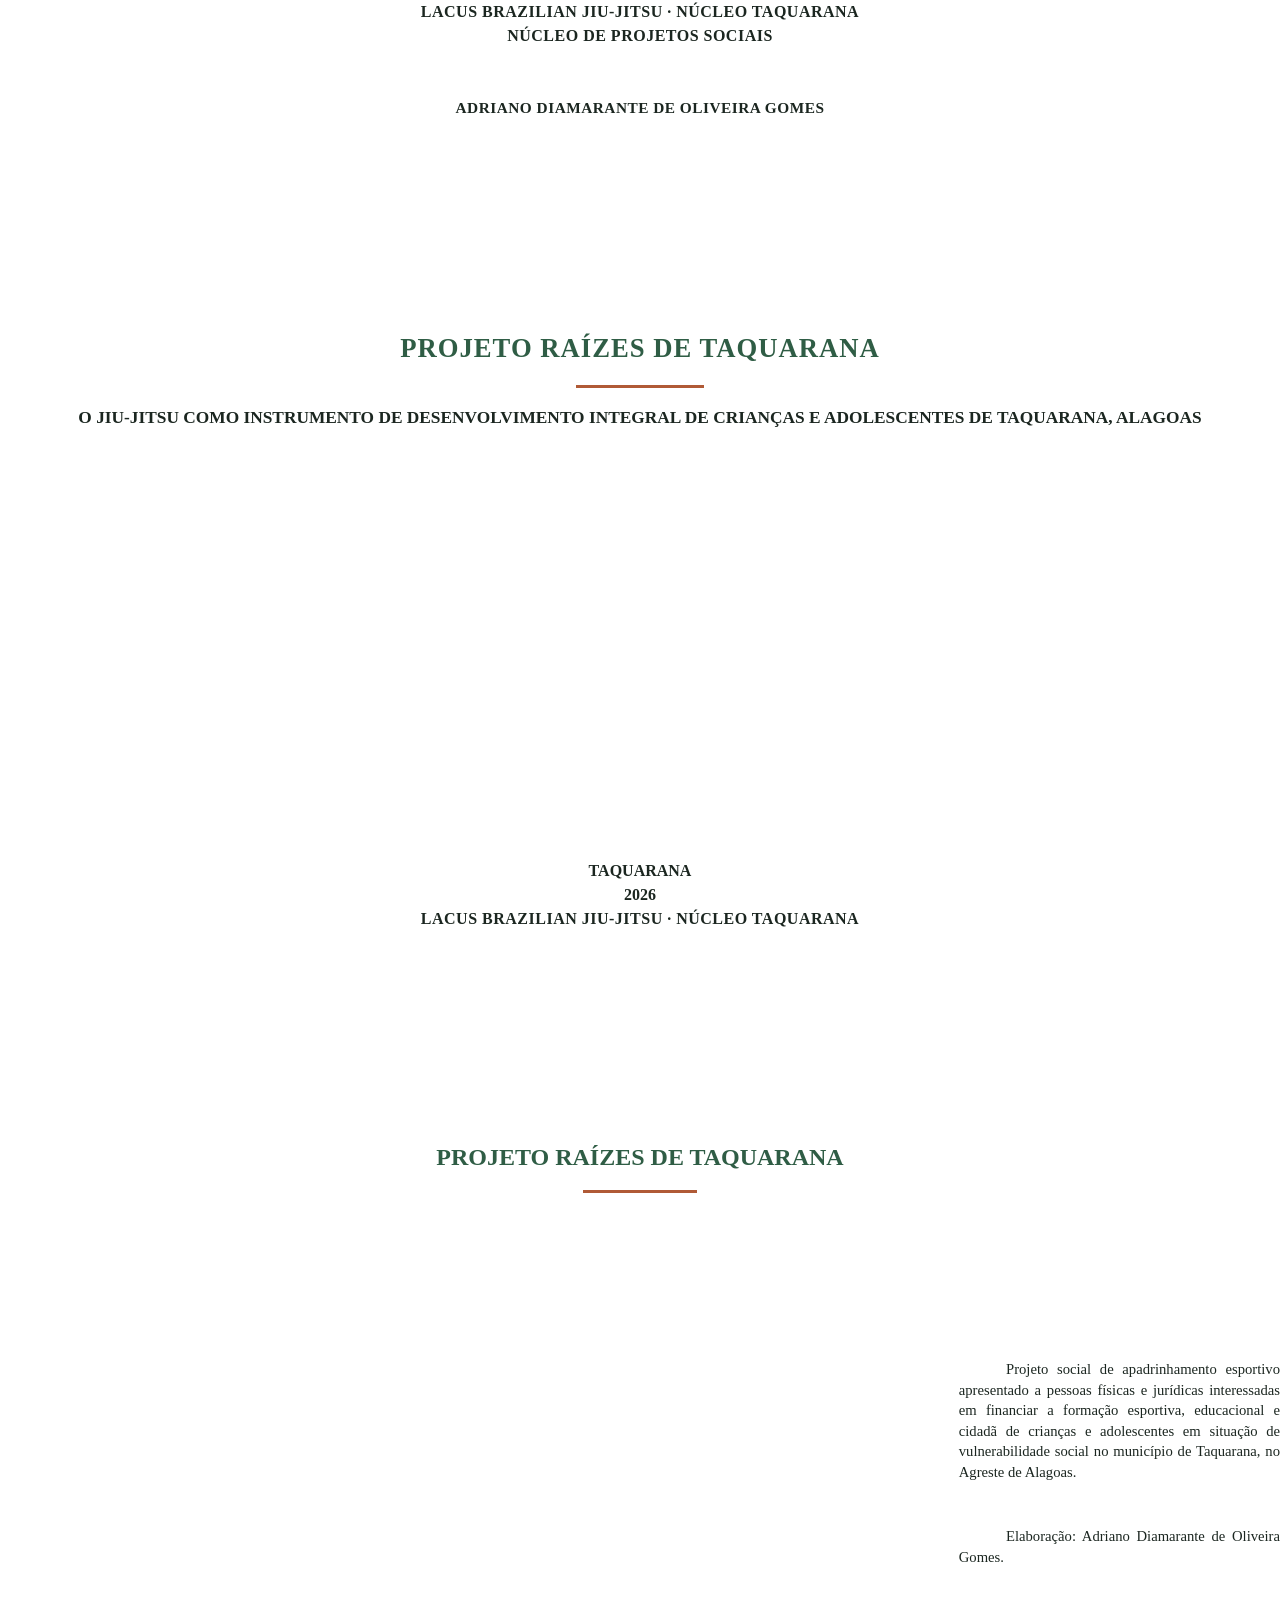
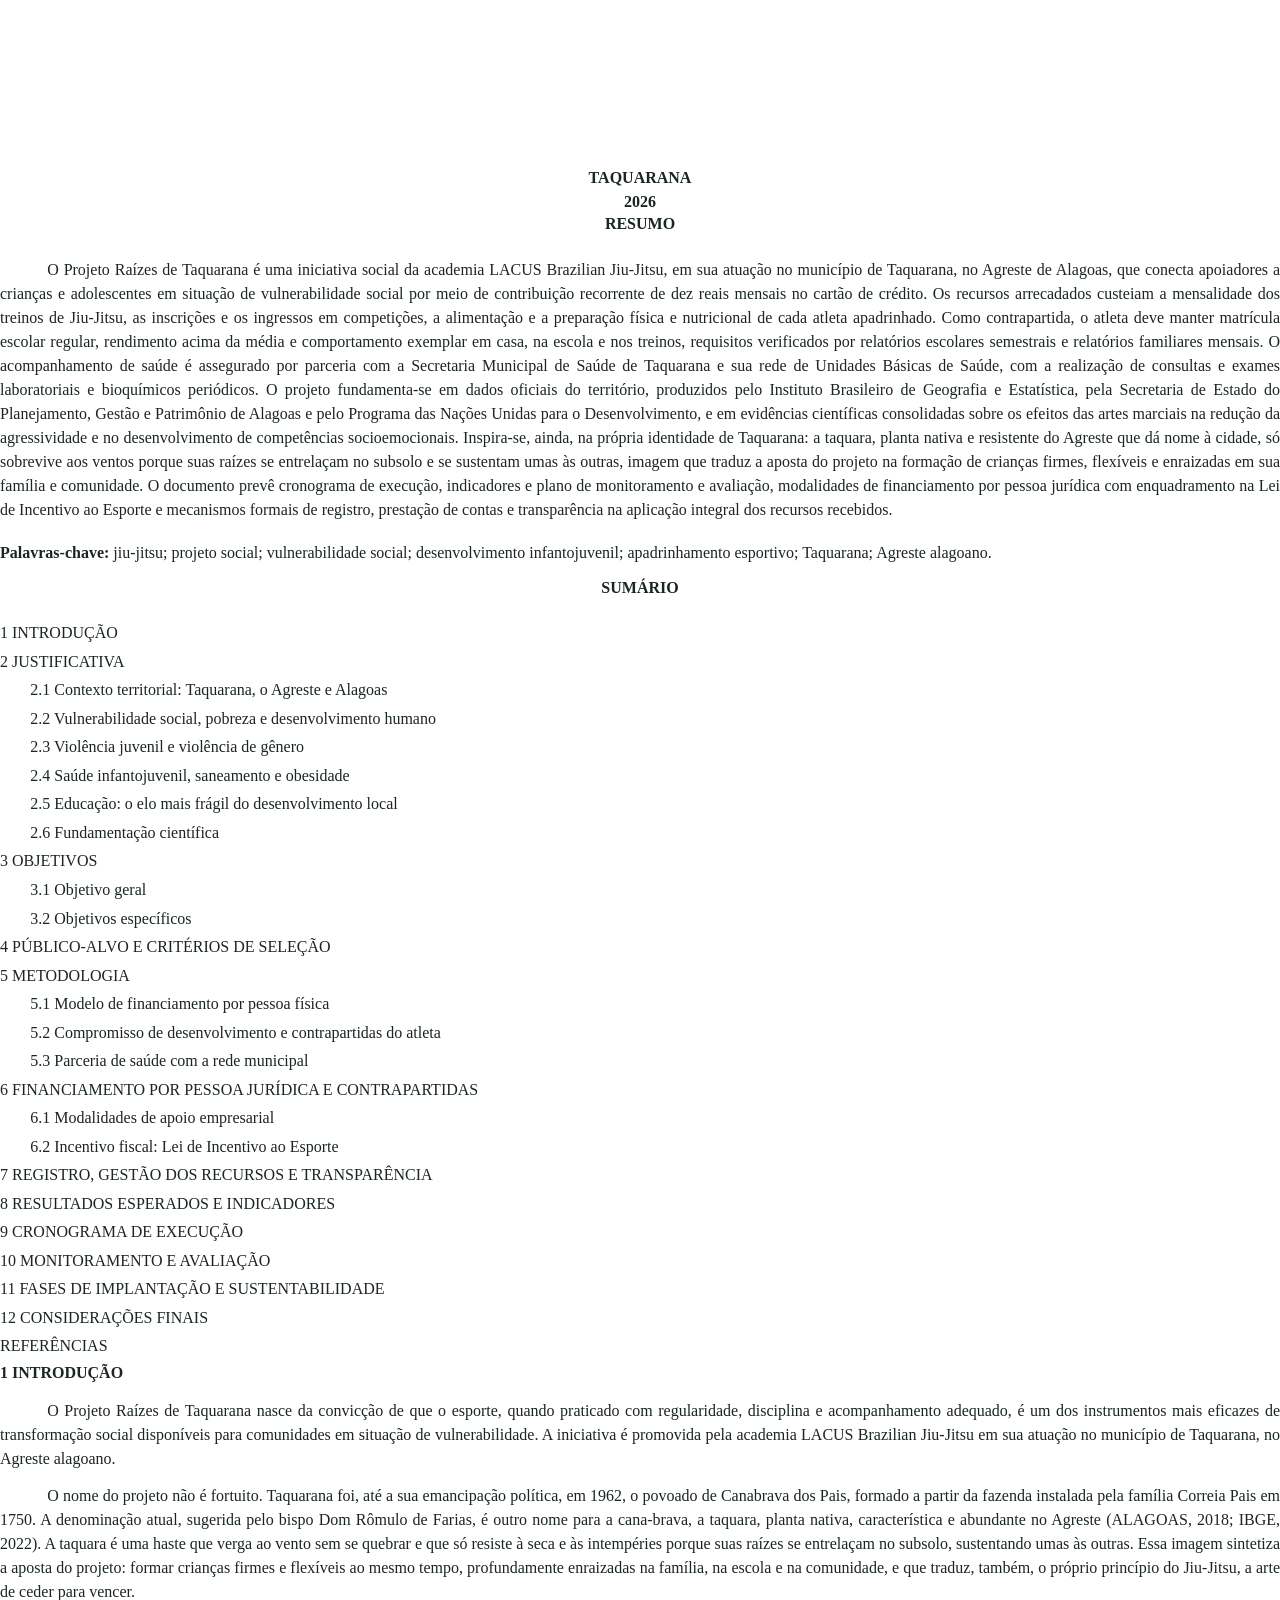
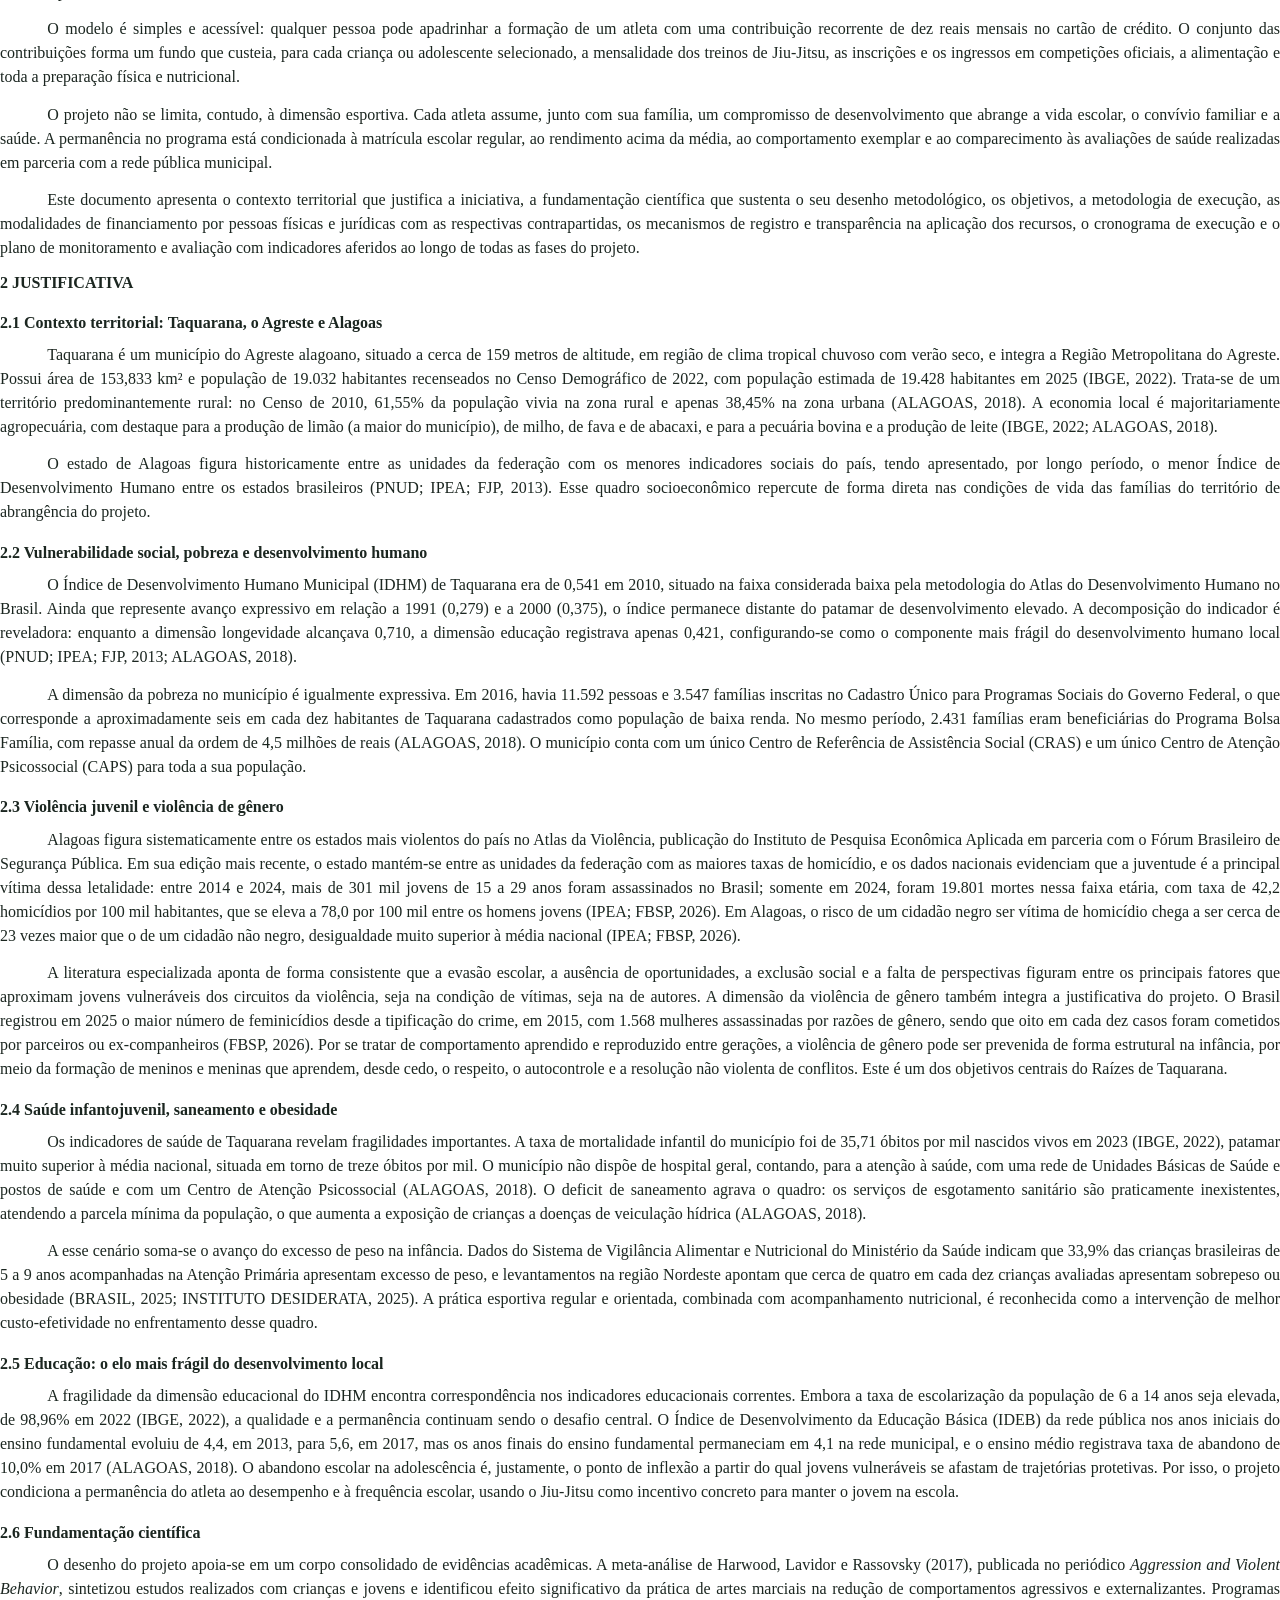
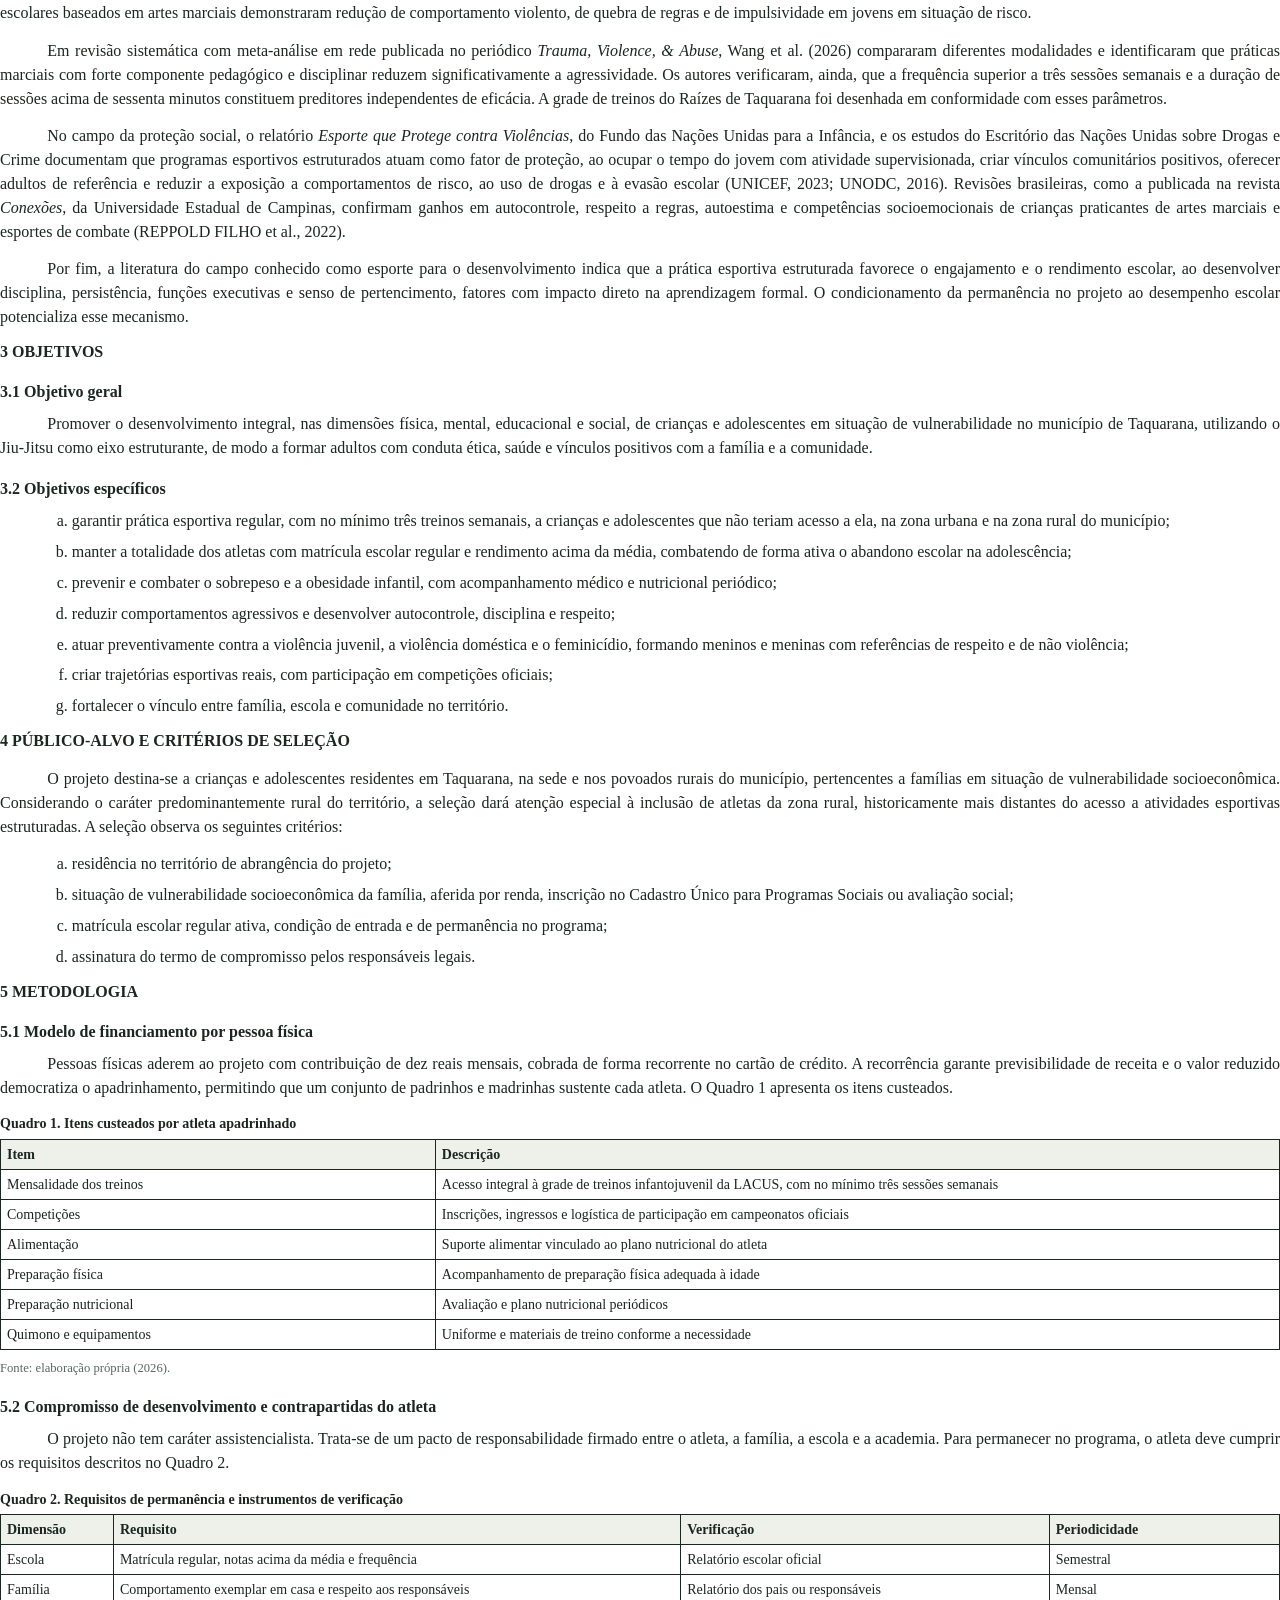
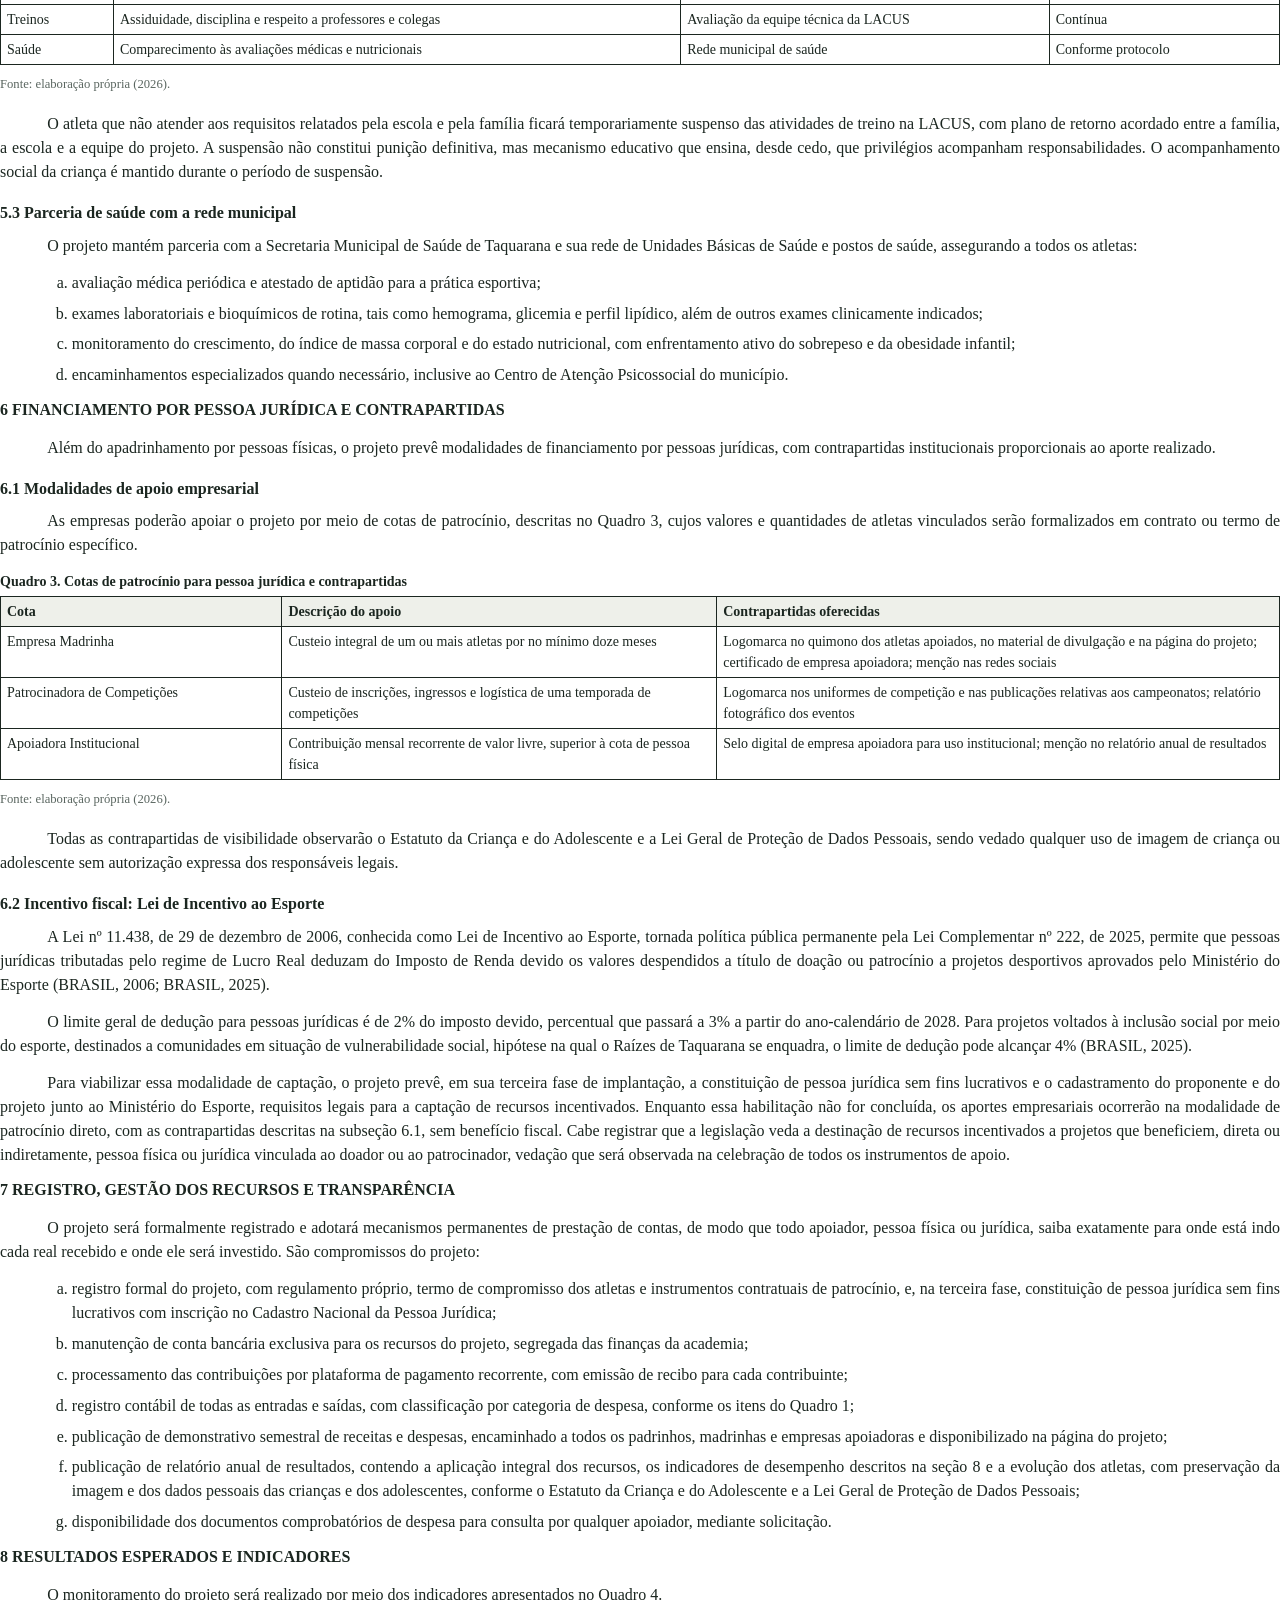
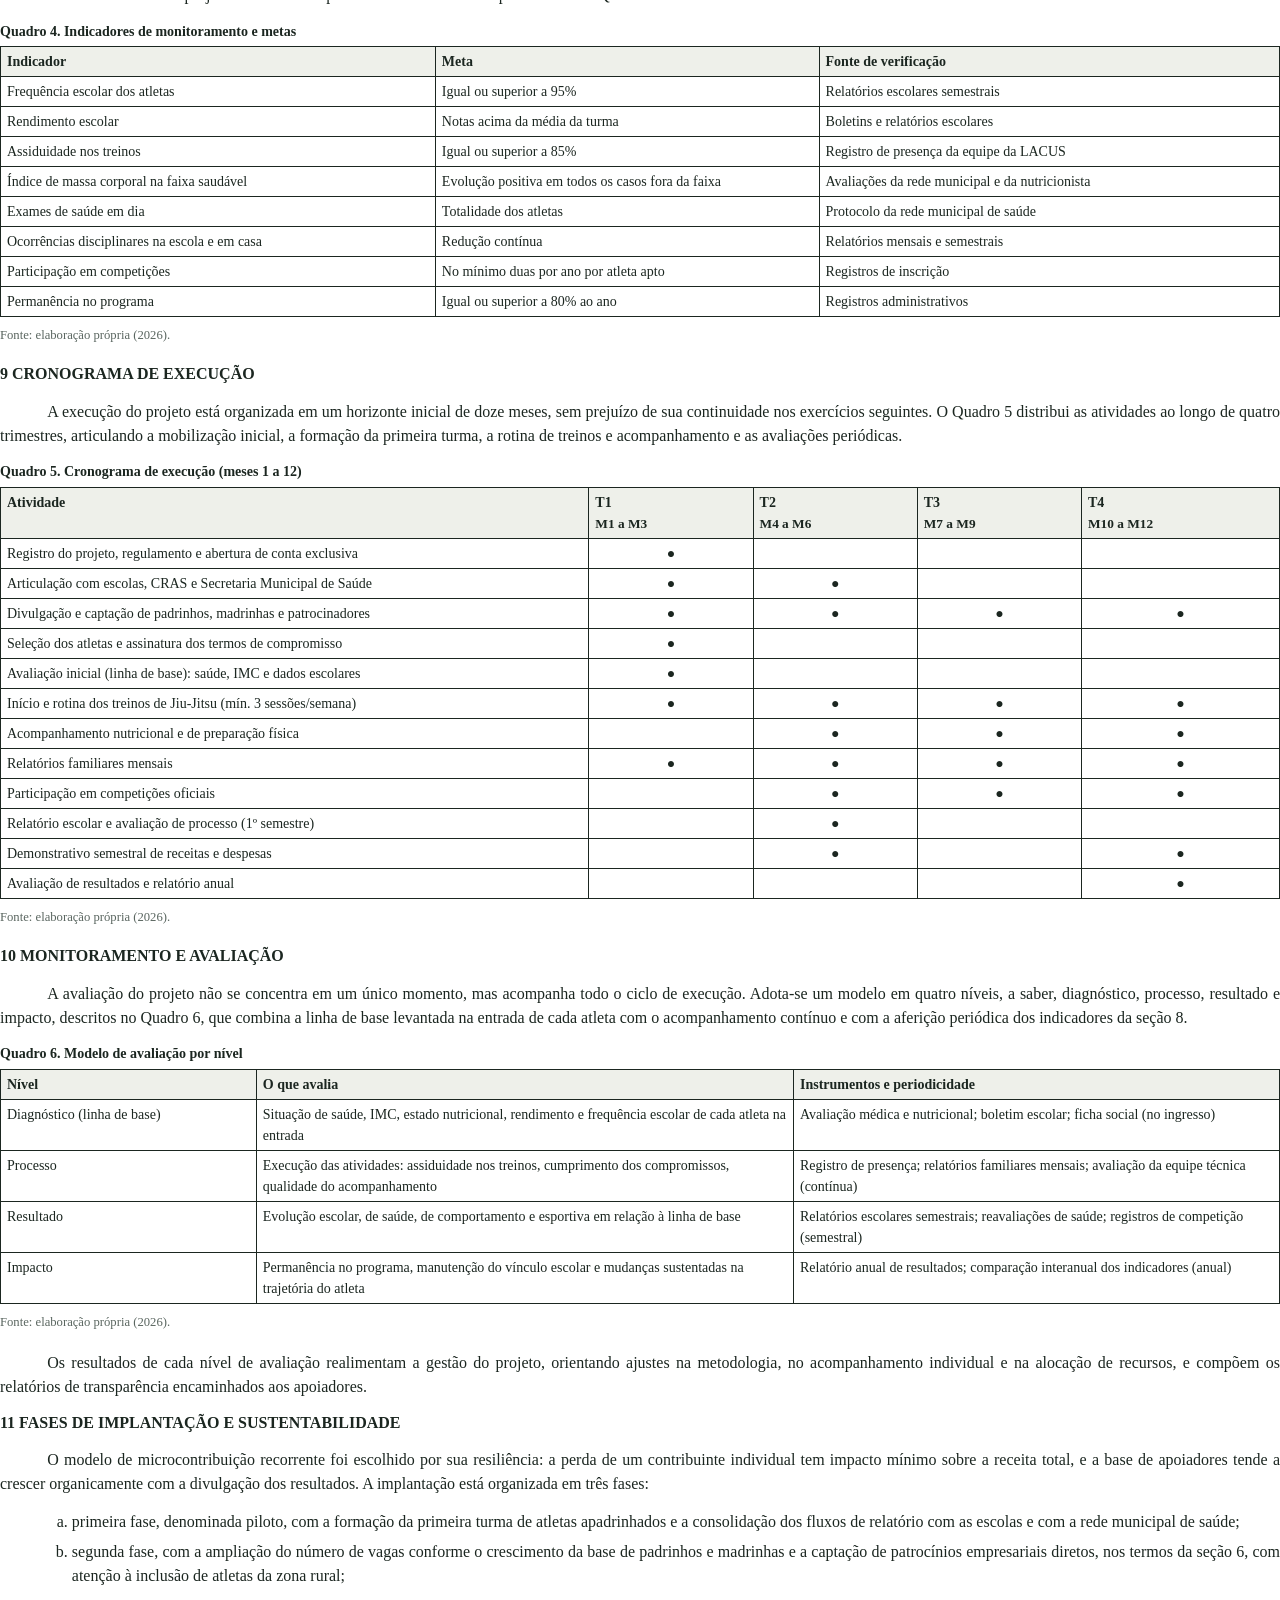
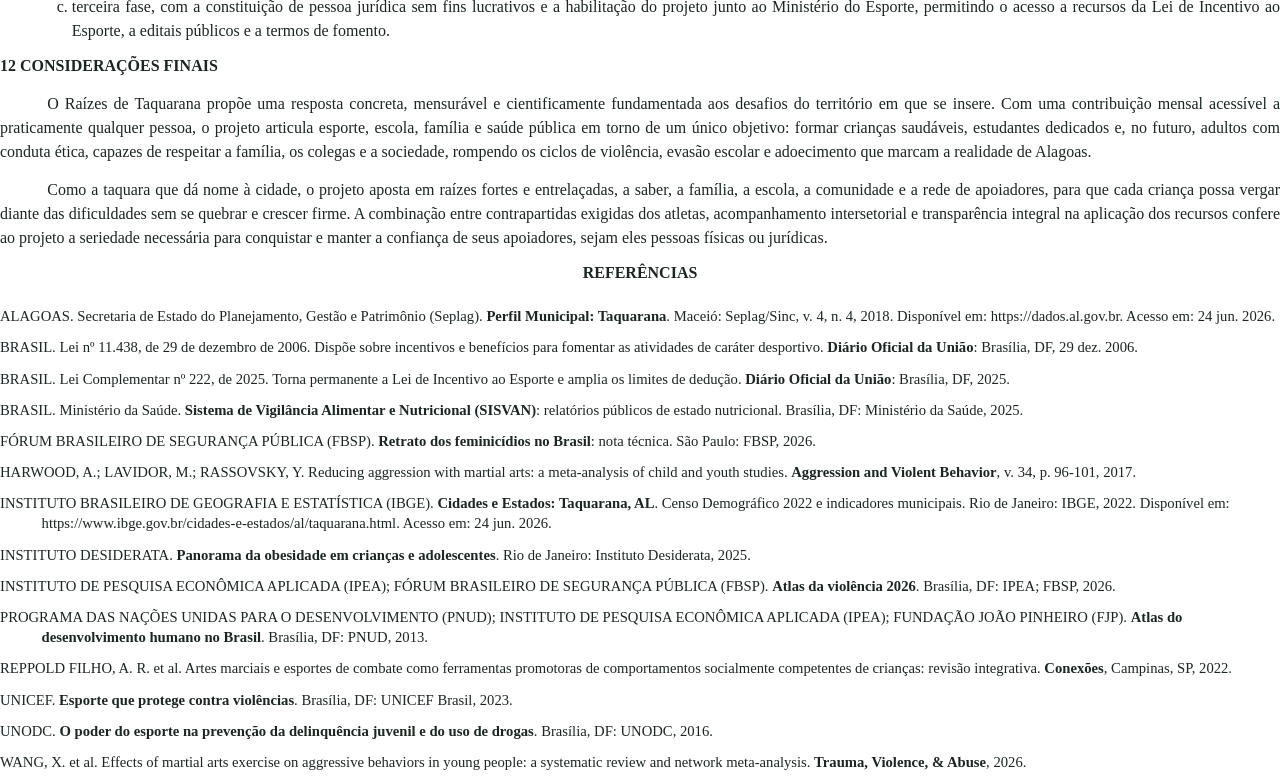
<file: documento/projeto-raizes-de-taquarana.html>
<!DOCTYPE html>
<html lang="pt-BR">
<head>
<meta charset="UTF-8">
<meta name="viewport" content="width=device-width, initial-scale=1.0">
<title>Projeto Raízes de Taquarana · Documento Completo</title>
<style>
  /* ===== ABNT-oriented print document ===== */
  @page {
    size: A4;
    margin: 3cm 2cm 2cm 3cm; /* sup/dir/inf/esq */
  }
  :root{
    --ink:#1b2620;
    --green:#2f5d45;
    --clay:#b05a36;
    --muted:#5a6660;
    --line:#d8d2c4;
  }
  *{ box-sizing:border-box; }
  html,body{ margin:0; padding:0; }
  body{
    font-family:"Times New Roman", Georgia, serif;
    font-size:12pt;
    line-height:1.5;
    color:var(--ink);
    background:#fff;
    text-align:justify;
    hyphens:auto;
  }
  .page{ page-break-after:always; }
  .page:last-child{ page-break-after:auto; }
  p{ margin:0 0 .35cm 0; text-indent:1.25cm; }
  p.noindent{ text-indent:0; }
  h1,h2,h3{ font-weight:bold; text-align:left; line-height:1.3; }
  h1.sec{ font-size:12pt; text-transform:uppercase; margin:0 0 .4cm 0; }
  h2.sub{ font-size:12pt; margin:.5cm 0 .25cm 0; }
  h3.subsub{ font-size:12pt; font-weight:bold; margin:.4cm 0 .2cm 0; }
  ol.alpha{ margin:.1cm 0 .35cm 0; padding-left:1.9cm; }
  ol.alpha li{ margin-bottom:.18cm; text-align:justify; }
  .center{ text-align:center; text-indent:0; }
  .small{ font-size:10pt; }
  .muted{ color:var(--muted); }

  /* Cover */
  .cover{ display:flex; flex-direction:column; min-height:24cm; text-align:center; }
  .cover .top{ text-transform:uppercase; font-weight:bold; letter-spacing:.5px; }
  .cover .author{ margin-top:1.3cm; text-transform:uppercase; font-weight:bold; letter-spacing:.5px; font-size:11.5pt; }
  .cover .title{ margin-top:5.5cm; }
  .cover .title .name{ font-size:20pt; font-weight:bold; color:var(--green); letter-spacing:1px; }
  .cover .title .rule{ width:3.4cm; height:3px; background:var(--clay); margin:.45cm auto; border:0; }
  .cover .title .sub{ font-size:13pt; font-weight:bold; text-transform:uppercase; line-height:1.5; }
  .cover .bottom{ margin-top:auto; text-transform:uppercase; font-weight:bold; }

  /* Title page presentation block */
  .present{ width:8.5cm; margin-left:auto; font-size:11pt; text-align:justify; line-height:1.4; }

  /* Tables (Quadros) */
  table.q{ width:100%; border-collapse:collapse; font-size:10.5pt; margin:.15cm 0 .25cm 0; text-align:left; }
  table.q caption{ text-align:left; font-size:10.5pt; font-weight:bold; margin-bottom:.12cm; caption-side:top; }
  table.q th, table.q td{ border:.5px solid var(--ink); padding:4px 6px; vertical-align:top; text-indent:0; }
  table.q th{ background:#eef0ea; font-weight:bold; }
  .fonte{ font-size:9.5pt; color:var(--muted); margin:.05cm 0 .5cm 0; text-indent:0; text-align:left; }

  .ref{ font-size:11pt; text-indent:0; text-align:left; margin-bottom:.28cm; line-height:1.4; padding-left:1.1cm; }
  .ref-hang{ text-indent:-1.1cm; }
  .sumario p{ text-indent:0; margin:0 0 .12cm 0; }
  a{ color:var(--ink); text-decoration:none; }
  .kw{ text-indent:0; margin-top:.5cm; }
</style>
</head>
<body>

<!-- ============ CAPA ============ -->
<section class="page cover">
  <div class="top">
    LACUS Brazilian Jiu-Jitsu · Núcleo Taquarana<br>
    Núcleo de Projetos Sociais
  </div>
  <div class="author">Adriano Diamarante de Oliveira Gomes</div>
  <div class="title">
    <div class="name">PROJETO RAÍZES DE TAQUARANA</div>
    <hr class="rule">
    <div class="sub">
      O Jiu-Jitsu como instrumento de desenvolvimento integral de crianças e adolescentes de Taquarana, Alagoas
    </div>
  </div>
  <div class="bottom">
    Taquarana<br>2026
  </div>
</section>

<!-- ============ FOLHA DE ROSTO ============ -->
<section class="page cover">
  <div class="top">LACUS Brazilian Jiu-Jitsu · Núcleo Taquarana</div>
  <div style="margin-top:5.5cm;">
    <div class="name" style="font-size:18pt; font-weight:bold; color:var(--green);">PROJETO RAÍZES DE TAQUARANA</div>
    <hr class="rule" style="width:3cm;height:3px;background:var(--clay);border:0;margin:.4cm auto;">
  </div>
  <p class="present" style="margin-top:4cm;">
    Projeto social de apadrinhamento esportivo apresentado a pessoas físicas e jurídicas
    interessadas em financiar a formação esportiva, educacional e cidadã de crianças e
    adolescentes em situação de vulnerabilidade social no município de Taquarana, no Agreste
    de Alagoas.
  </p>
  <p class="present" style="margin-top:.8cm;">Elaboração: Adriano Diamarante de Oliveira Gomes.</p>
  <div class="bottom" style="margin-top:auto;">Taquarana<br>2026</div>
</section>

<!-- ============ RESUMO ============ -->
<section class="page">
  <h1 class="sec center" style="text-align:center; margin-bottom:.6cm;">RESUMO</h1>
  <p>
    O Projeto Raízes de Taquarana é uma iniciativa social da academia LACUS Brazilian Jiu-Jitsu,
    em sua atuação no município de Taquarana, no Agreste de Alagoas, que conecta apoiadores a
    crianças e adolescentes em situação de vulnerabilidade social por meio de contribuição
    recorrente de dez reais mensais no cartão de crédito. Os recursos arrecadados custeiam a
    mensalidade dos treinos de Jiu-Jitsu, as inscrições e os ingressos em competições, a
    alimentação e a preparação física e nutricional de cada atleta apadrinhado. Como
    contrapartida, o atleta deve manter matrícula escolar regular, rendimento acima da média e
    comportamento exemplar em casa, na escola e nos treinos, requisitos verificados por
    relatórios escolares semestrais e relatórios familiares mensais. O acompanhamento de saúde é
    assegurado por parceria com a Secretaria Municipal de Saúde de Taquarana e sua rede de
    Unidades Básicas de Saúde, com a realização de consultas e exames laboratoriais e
    bioquímicos periódicos. O projeto fundamenta-se em dados oficiais do território, produzidos
    pelo Instituto Brasileiro de Geografia e Estatística, pela Secretaria de Estado do
    Planejamento, Gestão e Patrimônio de Alagoas e pelo Programa das Nações Unidas para o
    Desenvolvimento, e em evidências científicas consolidadas sobre os efeitos das artes
    marciais na redução da agressividade e no desenvolvimento de competências socioemocionais.
    Inspira-se, ainda, na própria identidade de Taquarana: a taquara, planta nativa e resistente
    do Agreste que dá nome à cidade, só sobrevive aos ventos porque suas raízes se entrelaçam no
    subsolo e se sustentam umas às outras, imagem que traduz a aposta do projeto na formação de
    crianças firmes, flexíveis e enraizadas em sua família e comunidade. O documento prevê
    cronograma de execução, indicadores e plano de monitoramento e avaliação, modalidades de
    financiamento por pessoa jurídica com enquadramento na Lei de Incentivo ao Esporte e
    mecanismos formais de registro, prestação de contas e transparência na aplicação integral
    dos recursos recebidos.
  </p>
  <p class="kw"><strong>Palavras-chave:</strong> jiu-jitsu; projeto social; vulnerabilidade social;
  desenvolvimento infantojuvenil; apadrinhamento esportivo; Taquarana; Agreste alagoano.</p>
</section>

<!-- ============ SUMÁRIO ============ -->
<section class="page sumario">
  <h1 class="sec center" style="text-align:center; margin-bottom:.6cm;">SUMÁRIO</h1>
  <p>1 INTRODUÇÃO</p>
  <p>2 JUSTIFICATIVA</p>
  <p style="padding-left:.8cm;">2.1 Contexto territorial: Taquarana, o Agreste e Alagoas</p>
  <p style="padding-left:.8cm;">2.2 Vulnerabilidade social, pobreza e desenvolvimento humano</p>
  <p style="padding-left:.8cm;">2.3 Violência juvenil e violência de gênero</p>
  <p style="padding-left:.8cm;">2.4 Saúde infantojuvenil, saneamento e obesidade</p>
  <p style="padding-left:.8cm;">2.5 Educação: o elo mais frágil do desenvolvimento local</p>
  <p style="padding-left:.8cm;">2.6 Fundamentação científica</p>
  <p>3 OBJETIVOS</p>
  <p style="padding-left:.8cm;">3.1 Objetivo geral</p>
  <p style="padding-left:.8cm;">3.2 Objetivos específicos</p>
  <p>4 PÚBLICO-ALVO E CRITÉRIOS DE SELEÇÃO</p>
  <p>5 METODOLOGIA</p>
  <p style="padding-left:.8cm;">5.1 Modelo de financiamento por pessoa física</p>
  <p style="padding-left:.8cm;">5.2 Compromisso de desenvolvimento e contrapartidas do atleta</p>
  <p style="padding-left:.8cm;">5.3 Parceria de saúde com a rede municipal</p>
  <p>6 FINANCIAMENTO POR PESSOA JURÍDICA E CONTRAPARTIDAS</p>
  <p style="padding-left:.8cm;">6.1 Modalidades de apoio empresarial</p>
  <p style="padding-left:.8cm;">6.2 Incentivo fiscal: Lei de Incentivo ao Esporte</p>
  <p>7 REGISTRO, GESTÃO DOS RECURSOS E TRANSPARÊNCIA</p>
  <p>8 RESULTADOS ESPERADOS E INDICADORES</p>
  <p>9 CRONOGRAMA DE EXECUÇÃO</p>
  <p>10 MONITORAMENTO E AVALIAÇÃO</p>
  <p>11 FASES DE IMPLANTAÇÃO E SUSTENTABILIDADE</p>
  <p>12 CONSIDERAÇÕES FINAIS</p>
  <p>REFERÊNCIAS</p>
</section>

<!-- ============ 1 INTRODUÇÃO ============ -->
<section class="page">
  <h1 class="sec">1 INTRODUÇÃO</h1>
  <p>
    O Projeto Raízes de Taquarana nasce da convicção de que o esporte, quando praticado com
    regularidade, disciplina e acompanhamento adequado, é um dos instrumentos mais eficazes de
    transformação social disponíveis para comunidades em situação de vulnerabilidade. A
    iniciativa é promovida pela academia LACUS Brazilian Jiu-Jitsu em sua atuação no município
    de Taquarana, no Agreste alagoano.
  </p>
  <p>
    O nome do projeto não é fortuito. Taquarana foi, até a sua emancipação política, em 1962, o
    povoado de Canabrava dos Pais, formado a partir da fazenda instalada pela família Correia
    Pais em 1750. A denominação atual, sugerida pelo bispo Dom Rômulo de Farias, é outro nome
    para a cana-brava, a taquara, planta nativa, característica e abundante no Agreste
    (ALAGOAS, 2018; IBGE, 2022). A taquara é uma haste que verga ao vento sem se quebrar e que
    só resiste à seca e às intempéries porque suas raízes se entrelaçam no subsolo, sustentando
    umas às outras. Essa imagem sintetiza a aposta do projeto: formar crianças firmes e
    flexíveis ao mesmo tempo, profundamente enraizadas na família, na escola e na comunidade, e
    que traduz, também, o próprio princípio do Jiu-Jitsu, a arte de ceder para vencer.
  </p>
  <p>
    O modelo é simples e acessível: qualquer pessoa pode apadrinhar a formação de um atleta com
    uma contribuição recorrente de dez reais mensais no cartão de crédito. O conjunto das
    contribuições forma um fundo que custeia, para cada criança ou adolescente selecionado, a
    mensalidade dos treinos de Jiu-Jitsu, as inscrições e os ingressos em competições oficiais,
    a alimentação e toda a preparação física e nutricional.
  </p>
  <p>
    O projeto não se limita, contudo, à dimensão esportiva. Cada atleta assume, junto com sua
    família, um compromisso de desenvolvimento que abrange a vida escolar, o convívio familiar e
    a saúde. A permanência no programa está condicionada à matrícula escolar regular, ao
    rendimento acima da média, ao comportamento exemplar e ao comparecimento às avaliações de
    saúde realizadas em parceria com a rede pública municipal.
  </p>
  <p>
    Este documento apresenta o contexto territorial que justifica a iniciativa, a fundamentação
    científica que sustenta o seu desenho metodológico, os objetivos, a metodologia de execução,
    as modalidades de financiamento por pessoas físicas e jurídicas com as respectivas
    contrapartidas, os mecanismos de registro e transparência na aplicação dos recursos, o
    cronograma de execução e o plano de monitoramento e avaliação com indicadores aferidos ao
    longo de todas as fases do projeto.
  </p>
</section>

<!-- ============ 2 JUSTIFICATIVA ============ -->
<section class="page">
  <h1 class="sec">2 JUSTIFICATIVA</h1>

  <h2 class="sub">2.1 Contexto territorial: Taquarana, o Agreste e Alagoas</h2>
  <p>
    Taquarana é um município do Agreste alagoano, situado a cerca de 159 metros de altitude, em
    região de clima tropical chuvoso com verão seco, e integra a Região Metropolitana do
    Agreste. Possui área de 153,833 km² e população de 19.032 habitantes recenseados no Censo
    Demográfico de 2022, com população estimada de 19.428 habitantes em 2025 (IBGE, 2022). Trata-se
    de um território predominantemente rural: no Censo de 2010, 61,55% da população vivia na zona
    rural e apenas 38,45% na zona urbana (ALAGOAS, 2018). A economia local é majoritariamente
    agropecuária, com destaque para a produção de limão (a maior do município), de milho, de fava
    e de abacaxi, e para a pecuária bovina e a produção de leite (IBGE, 2022; ALAGOAS, 2018).
  </p>
  <p>
    O estado de Alagoas figura historicamente entre as unidades da federação com os menores
    indicadores sociais do país, tendo apresentado, por longo período, o menor Índice de
    Desenvolvimento Humano entre os estados brasileiros (PNUD; IPEA; FJP, 2013). Esse quadro
    socioeconômico repercute de forma direta nas condições de vida das famílias do território de
    abrangência do projeto.
  </p>

  <h2 class="sub">2.2 Vulnerabilidade social, pobreza e desenvolvimento humano</h2>
  <p>
    O Índice de Desenvolvimento Humano Municipal (IDHM) de Taquarana era de 0,541 em 2010,
    situado na faixa considerada baixa pela metodologia do Atlas do Desenvolvimento Humano no
    Brasil. Ainda que represente avanço expressivo em relação a 1991 (0,279) e a 2000 (0,375), o
    índice permanece distante do patamar de desenvolvimento elevado. A decomposição do indicador
    é reveladora: enquanto a dimensão longevidade alcançava 0,710, a dimensão educação registrava
    apenas 0,421, configurando-se como o componente mais frágil do desenvolvimento humano local
    (PNUD; IPEA; FJP, 2013; ALAGOAS, 2018).
  </p>
  <p>
    A dimensão da pobreza no município é igualmente expressiva. Em 2016, havia 11.592 pessoas e
    3.547 famílias inscritas no Cadastro Único para Programas Sociais do Governo Federal, o que
    corresponde a aproximadamente seis em cada dez habitantes de Taquarana cadastrados como
    população de baixa renda. No mesmo período, 2.431 famílias eram beneficiárias do Programa
    Bolsa Família, com repasse anual da ordem de 4,5 milhões de reais (ALAGOAS, 2018). O município
    conta com um único Centro de Referência de Assistência Social (CRAS) e um único Centro de
    Atenção Psicossocial (CAPS) para toda a sua população.
  </p>

  <h2 class="sub">2.3 Violência juvenil e violência de gênero</h2>
  <p>
    Alagoas figura sistematicamente entre os estados mais violentos do país no Atlas da
    Violência, publicação do Instituto de Pesquisa Econômica Aplicada em parceria com o Fórum
    Brasileiro de Segurança Pública. Em sua edição mais recente, o estado mantém-se entre as
    unidades da federação com as maiores taxas de homicídio, e os dados nacionais evidenciam que
    a juventude é a principal vítima dessa letalidade: entre 2014 e 2024, mais de 301 mil jovens
    de 15 a 29 anos foram assassinados no Brasil; somente em 2024, foram 19.801 mortes nessa
    faixa etária, com taxa de 42,2 homicídios por 100 mil habitantes, que se eleva a 78,0 por 100
    mil entre os homens jovens (IPEA; FBSP, 2026). Em Alagoas, o risco de um cidadão negro ser
    vítima de homicídio chega a ser cerca de 23 vezes maior que o de um cidadão não negro,
    desigualdade muito superior à média nacional (IPEA; FBSP, 2026).
  </p>
  <p>
    A literatura especializada aponta de forma consistente que a evasão escolar, a ausência de
    oportunidades, a exclusão social e a falta de perspectivas figuram entre os principais
    fatores que aproximam jovens vulneráveis dos circuitos da violência, seja na condição de
    vítimas, seja na de autores. A dimensão da violência de gênero também integra a justificativa
    do projeto. O Brasil registrou em 2025 o maior número de feminicídios desde a tipificação do
    crime, em 2015, com 1.568 mulheres assassinadas por razões de gênero, sendo que oito em cada
    dez casos foram cometidos por parceiros ou ex-companheiros (FBSP, 2026). Por se tratar de
    comportamento aprendido e reproduzido entre gerações, a violência de gênero pode ser prevenida
    de forma estrutural na infância, por meio da formação de meninos e meninas que aprendem, desde
    cedo, o respeito, o autocontrole e a resolução não violenta de conflitos. Este é um dos
    objetivos centrais do Raízes de Taquarana.
  </p>

  <h2 class="sub">2.4 Saúde infantojuvenil, saneamento e obesidade</h2>
  <p>
    Os indicadores de saúde de Taquarana revelam fragilidades importantes. A taxa de mortalidade
    infantil do município foi de 35,71 óbitos por mil nascidos vivos em 2023 (IBGE, 2022),
    patamar muito superior à média nacional, situada em torno de treze óbitos por mil. O
    município não dispõe de hospital geral, contando, para a atenção à saúde, com uma rede de
    Unidades Básicas de Saúde e postos de saúde e com um Centro de Atenção Psicossocial (ALAGOAS,
    2018). O deficit de saneamento agrava o quadro: os serviços de esgotamento sanitário são
    praticamente inexistentes, atendendo a parcela mínima da população, o que aumenta a exposição
    de crianças a doenças de veiculação hídrica (ALAGOAS, 2018).
  </p>
  <p>
    A esse cenário soma-se o avanço do excesso de peso na infância. Dados do Sistema de
    Vigilância Alimentar e Nutricional do Ministério da Saúde indicam que 33,9% das crianças
    brasileiras de 5 a 9 anos acompanhadas na Atenção Primária apresentam excesso de peso, e
    levantamentos na região Nordeste apontam que cerca de quatro em cada dez crianças avaliadas
    apresentam sobrepeso ou obesidade (BRASIL, 2025; INSTITUTO DESIDERATA, 2025). A prática
    esportiva regular e orientada, combinada com acompanhamento nutricional, é reconhecida como a
    intervenção de melhor custo-efetividade no enfrentamento desse quadro.
  </p>

  <h2 class="sub">2.5 Educação: o elo mais frágil do desenvolvimento local</h2>
  <p>
    A fragilidade da dimensão educacional do IDHM encontra correspondência nos indicadores
    educacionais correntes. Embora a taxa de escolarização da população de 6 a 14 anos seja
    elevada, de 98,96% em 2022 (IBGE, 2022), a qualidade e a permanência continuam sendo o
    desafio central. O Índice de Desenvolvimento da Educação Básica (IDEB) da rede pública nos
    anos iniciais do ensino fundamental evoluiu de 4,4, em 2013, para 5,6, em 2017, mas os anos
    finais do ensino fundamental permaneciam em 4,1 na rede municipal, e o ensino médio registrava
    taxa de abandono de 10,0% em 2017 (ALAGOAS, 2018). O abandono escolar na adolescência é,
    justamente, o ponto de inflexão a partir do qual jovens vulneráveis se afastam de trajetórias
    protetivas. Por isso, o projeto condiciona a permanência do atleta ao desempenho e à
    frequência escolar, usando o Jiu-Jitsu como incentivo concreto para manter o jovem na escola.
  </p>

  <h2 class="sub">2.6 Fundamentação científica</h2>
  <p>
    O desenho do projeto apoia-se em um corpo consolidado de evidências acadêmicas. A meta-análise
    de Harwood, Lavidor e Rassovsky (2017), publicada no periódico <em>Aggression and Violent
    Behavior</em>, sintetizou estudos realizados com crianças e jovens e identificou efeito
    significativo da prática de artes marciais na redução de comportamentos agressivos e
    externalizantes. Programas escolares baseados em artes marciais demonstraram redução de
    comportamento violento, de quebra de regras e de impulsividade em jovens em situação de risco.
  </p>
  <p>
    Em revisão sistemática com meta-análise em rede publicada no periódico <em>Trauma, Violence,
    &amp; Abuse</em>, Wang et al. (2026) compararam diferentes modalidades e identificaram que
    práticas marciais com forte componente pedagógico e disciplinar reduzem significativamente a
    agressividade. Os autores verificaram, ainda, que a frequência superior a três sessões
    semanais e a duração de sessões acima de sessenta minutos constituem preditores independentes
    de eficácia. A grade de treinos do Raízes de Taquarana foi desenhada em conformidade com esses
    parâmetros.
  </p>
  <p>
    No campo da proteção social, o relatório <em>Esporte que Protege contra Violências</em>, do
    Fundo das Nações Unidas para a Infância, e os estudos do Escritório das Nações Unidas sobre
    Drogas e Crime documentam que programas esportivos estruturados atuam como fator de proteção,
    ao ocupar o tempo do jovem com atividade supervisionada, criar vínculos comunitários
    positivos, oferecer adultos de referência e reduzir a exposição a comportamentos de risco, ao
    uso de drogas e à evasão escolar (UNICEF, 2023; UNODC, 2016). Revisões brasileiras, como a
    publicada na revista <em>Conexões</em>, da Universidade Estadual de Campinas, confirmam ganhos
    em autocontrole, respeito a regras, autoestima e competências socioemocionais de crianças
    praticantes de artes marciais e esportes de combate (REPPOLD FILHO et al., 2022).
  </p>
  <p>
    Por fim, a literatura do campo conhecido como esporte para o desenvolvimento indica que a
    prática esportiva estruturada favorece o engajamento e o rendimento escolar, ao desenvolver
    disciplina, persistência, funções executivas e senso de pertencimento, fatores com impacto
    direto na aprendizagem formal. O condicionamento da permanência no projeto ao desempenho
    escolar potencializa esse mecanismo.
  </p>
</section>

<!-- ============ 3 OBJETIVOS ============ -->
<section class="page">
  <h1 class="sec">3 OBJETIVOS</h1>
  <h2 class="sub">3.1 Objetivo geral</h2>
  <p>
    Promover o desenvolvimento integral, nas dimensões física, mental, educacional e social, de
    crianças e adolescentes em situação de vulnerabilidade no município de Taquarana, utilizando
    o Jiu-Jitsu como eixo estruturante, de modo a formar adultos com conduta ética, saúde e
    vínculos positivos com a família e a comunidade.
  </p>
  <h2 class="sub">3.2 Objetivos específicos</h2>
  <ol class="alpha" type="a">
    <li>garantir prática esportiva regular, com no mínimo três treinos semanais, a crianças e adolescentes que não teriam acesso a ela, na zona urbana e na zona rural do município;</li>
    <li>manter a totalidade dos atletas com matrícula escolar regular e rendimento acima da média, combatendo de forma ativa o abandono escolar na adolescência;</li>
    <li>prevenir e combater o sobrepeso e a obesidade infantil, com acompanhamento médico e nutricional periódico;</li>
    <li>reduzir comportamentos agressivos e desenvolver autocontrole, disciplina e respeito;</li>
    <li>atuar preventivamente contra a violência juvenil, a violência doméstica e o feminicídio, formando meninos e meninas com referências de respeito e de não violência;</li>
    <li>criar trajetórias esportivas reais, com participação em competições oficiais;</li>
    <li>fortalecer o vínculo entre família, escola e comunidade no território.</li>
  </ol>
</section>

<!-- ============ 4 PÚBLICO-ALVO ============ -->
<section class="page">
  <h1 class="sec">4 PÚBLICO-ALVO E CRITÉRIOS DE SELEÇÃO</h1>
  <p>
    O projeto destina-se a crianças e adolescentes residentes em Taquarana, na sede e nos
    povoados rurais do município, pertencentes a famílias em situação de vulnerabilidade
    socioeconômica. Considerando o caráter predominantemente rural do território, a seleção dará
    atenção especial à inclusão de atletas da zona rural, historicamente mais distantes do acesso
    a atividades esportivas estruturadas. A seleção observa os seguintes critérios:
  </p>
  <ol class="alpha" type="a">
    <li>residência no território de abrangência do projeto;</li>
    <li>situação de vulnerabilidade socioeconômica da família, aferida por renda, inscrição no Cadastro Único para Programas Sociais ou avaliação social;</li>
    <li>matrícula escolar regular ativa, condição de entrada e de permanência no programa;</li>
    <li>assinatura do termo de compromisso pelos responsáveis legais.</li>
  </ol>
</section>

<!-- ============ 5 METODOLOGIA ============ -->
<section class="page">
  <h1 class="sec">5 METODOLOGIA</h1>

  <h2 class="sub">5.1 Modelo de financiamento por pessoa física</h2>
  <p>
    Pessoas físicas aderem ao projeto com contribuição de dez reais mensais, cobrada de forma
    recorrente no cartão de crédito. A recorrência garante previsibilidade de receita e o valor
    reduzido democratiza o apadrinhamento, permitindo que um conjunto de padrinhos e madrinhas
    sustente cada atleta. O Quadro 1 apresenta os itens custeados.
  </p>
  <table class="q">
    <caption>Quadro 1. Itens custeados por atleta apadrinhado</caption>
    <thead><tr><th style="width:34%;">Item</th><th>Descrição</th></tr></thead>
    <tbody>
      <tr><td>Mensalidade dos treinos</td><td>Acesso integral à grade de treinos infantojuvenil da LACUS, com no mínimo três sessões semanais</td></tr>
      <tr><td>Competições</td><td>Inscrições, ingressos e logística de participação em campeonatos oficiais</td></tr>
      <tr><td>Alimentação</td><td>Suporte alimentar vinculado ao plano nutricional do atleta</td></tr>
      <tr><td>Preparação física</td><td>Acompanhamento de preparação física adequada à idade</td></tr>
      <tr><td>Preparação nutricional</td><td>Avaliação e plano nutricional periódicos</td></tr>
      <tr><td>Quimono e equipamentos</td><td>Uniforme e materiais de treino conforme a necessidade</td></tr>
    </tbody>
  </table>
  <p class="fonte">Fonte: elaboração própria (2026).</p>

  <h2 class="sub">5.2 Compromisso de desenvolvimento e contrapartidas do atleta</h2>
  <p>
    O projeto não tem caráter assistencialista. Trata-se de um pacto de responsabilidade firmado
    entre o atleta, a família, a escola e a academia. Para permanecer no programa, o atleta deve
    cumprir os requisitos descritos no Quadro 2.
  </p>
  <table class="q">
    <caption>Quadro 2. Requisitos de permanência e instrumentos de verificação</caption>
    <thead><tr><th>Dimensão</th><th>Requisito</th><th>Verificação</th><th style="width:18%;">Periodicidade</th></tr></thead>
    <tbody>
      <tr><td>Escola</td><td>Matrícula regular, notas acima da média e frequência</td><td>Relatório escolar oficial</td><td>Semestral</td></tr>
      <tr><td>Família</td><td>Comportamento exemplar em casa e respeito aos responsáveis</td><td>Relatório dos pais ou responsáveis</td><td>Mensal</td></tr>
      <tr><td>Treinos</td><td>Assiduidade, disciplina e respeito a professores e colegas</td><td>Avaliação da equipe técnica da LACUS</td><td>Contínua</td></tr>
      <tr><td>Saúde</td><td>Comparecimento às avaliações médicas e nutricionais</td><td>Rede municipal de saúde</td><td>Conforme protocolo</td></tr>
    </tbody>
  </table>
  <p class="fonte">Fonte: elaboração própria (2026).</p>
  <p>
    O atleta que não atender aos requisitos relatados pela escola e pela família ficará
    temporariamente suspenso das atividades de treino na LACUS, com plano de retorno acordado
    entre a família, a escola e a equipe do projeto. A suspensão não constitui punição definitiva,
    mas mecanismo educativo que ensina, desde cedo, que privilégios acompanham responsabilidades.
    O acompanhamento social da criança é mantido durante o período de suspensão.
  </p>

  <h2 class="sub">5.3 Parceria de saúde com a rede municipal</h2>
  <p>
    O projeto mantém parceria com a Secretaria Municipal de Saúde de Taquarana e sua rede de
    Unidades Básicas de Saúde e postos de saúde, assegurando a todos os atletas:
  </p>
  <ol class="alpha" type="a">
    <li>avaliação médica periódica e atestado de aptidão para a prática esportiva;</li>
    <li>exames laboratoriais e bioquímicos de rotina, tais como hemograma, glicemia e perfil lipídico, além de outros exames clinicamente indicados;</li>
    <li>monitoramento do crescimento, do índice de massa corporal e do estado nutricional, com enfrentamento ativo do sobrepeso e da obesidade infantil;</li>
    <li>encaminhamentos especializados quando necessário, inclusive ao Centro de Atenção Psicossocial do município.</li>
  </ol>
</section>

<!-- ============ 6 FINANCIAMENTO PJ ============ -->
<section class="page">
  <h1 class="sec">6 FINANCIAMENTO POR PESSOA JURÍDICA E CONTRAPARTIDAS</h1>
  <p>
    Além do apadrinhamento por pessoas físicas, o projeto prevê modalidades de financiamento por
    pessoas jurídicas, com contrapartidas institucionais proporcionais ao aporte realizado.
  </p>
  <h2 class="sub">6.1 Modalidades de apoio empresarial</h2>
  <p>
    As empresas poderão apoiar o projeto por meio de cotas de patrocínio, descritas no Quadro 3,
    cujos valores e quantidades de atletas vinculados serão formalizados em contrato ou termo de
    patrocínio específico.
  </p>
  <table class="q">
    <caption>Quadro 3. Cotas de patrocínio para pessoa jurídica e contrapartidas</caption>
    <thead><tr><th style="width:22%;">Cota</th><th style="width:34%;">Descrição do apoio</th><th>Contrapartidas oferecidas</th></tr></thead>
    <tbody>
      <tr><td>Empresa Madrinha</td><td>Custeio integral de um ou mais atletas por no mínimo doze meses</td><td>Logomarca no quimono dos atletas apoiados, no material de divulgação e na página do projeto; certificado de empresa apoiadora; menção nas redes sociais</td></tr>
      <tr><td>Patrocinadora de Competições</td><td>Custeio de inscrições, ingressos e logística de uma temporada de competições</td><td>Logomarca nos uniformes de competição e nas publicações relativas aos campeonatos; relatório fotográfico dos eventos</td></tr>
      <tr><td>Apoiadora Institucional</td><td>Contribuição mensal recorrente de valor livre, superior à cota de pessoa física</td><td>Selo digital de empresa apoiadora para uso institucional; menção no relatório anual de resultados</td></tr>
    </tbody>
  </table>
  <p class="fonte">Fonte: elaboração própria (2026).</p>
  <p>
    Todas as contrapartidas de visibilidade observarão o Estatuto da Criança e do Adolescente e a
    Lei Geral de Proteção de Dados Pessoais, sendo vedado qualquer uso de imagem de criança ou
    adolescente sem autorização expressa dos responsáveis legais.
  </p>
  <h2 class="sub">6.2 Incentivo fiscal: Lei de Incentivo ao Esporte</h2>
  <p>
    A Lei nº 11.438, de 29 de dezembro de 2006, conhecida como Lei de Incentivo ao Esporte,
    tornada política pública permanente pela Lei Complementar nº 222, de 2025, permite que pessoas
    jurídicas tributadas pelo regime de Lucro Real deduzam do Imposto de Renda devido os valores
    despendidos a título de doação ou patrocínio a projetos desportivos aprovados pelo Ministério
    do Esporte (BRASIL, 2006; BRASIL, 2025).
  </p>
  <p>
    O limite geral de dedução para pessoas jurídicas é de 2% do imposto devido, percentual que
    passará a 3% a partir do ano-calendário de 2028. Para projetos voltados à inclusão social por
    meio do esporte, destinados a comunidades em situação de vulnerabilidade social, hipótese na
    qual o Raízes de Taquarana se enquadra, o limite de dedução pode alcançar 4% (BRASIL, 2025).
  </p>
  <p>
    Para viabilizar essa modalidade de captação, o projeto prevê, em sua terceira fase de
    implantação, a constituição de pessoa jurídica sem fins lucrativos e o cadastramento do
    proponente e do projeto junto ao Ministério do Esporte, requisitos legais para a captação de
    recursos incentivados. Enquanto essa habilitação não for concluída, os aportes empresariais
    ocorrerão na modalidade de patrocínio direto, com as contrapartidas descritas na subseção 6.1,
    sem benefício fiscal. Cabe registrar que a legislação veda a destinação de recursos
    incentivados a projetos que beneficiem, direta ou indiretamente, pessoa física ou jurídica
    vinculada ao doador ou ao patrocinador, vedação que será observada na celebração de todos os
    instrumentos de apoio.
  </p>
</section>

<!-- ============ 7 TRANSPARÊNCIA ============ -->
<section class="page">
  <h1 class="sec">7 REGISTRO, GESTÃO DOS RECURSOS E TRANSPARÊNCIA</h1>
  <p>
    O projeto será formalmente registrado e adotará mecanismos permanentes de prestação de
    contas, de modo que todo apoiador, pessoa física ou jurídica, saiba exatamente para onde está
    indo cada real recebido e onde ele será investido. São compromissos do projeto:
  </p>
  <ol class="alpha" type="a">
    <li>registro formal do projeto, com regulamento próprio, termo de compromisso dos atletas e instrumentos contratuais de patrocínio, e, na terceira fase, constituição de pessoa jurídica sem fins lucrativos com inscrição no Cadastro Nacional da Pessoa Jurídica;</li>
    <li>manutenção de conta bancária exclusiva para os recursos do projeto, segregada das finanças da academia;</li>
    <li>processamento das contribuições por plataforma de pagamento recorrente, com emissão de recibo para cada contribuinte;</li>
    <li>registro contábil de todas as entradas e saídas, com classificação por categoria de despesa, conforme os itens do Quadro 1;</li>
    <li>publicação de demonstrativo semestral de receitas e despesas, encaminhado a todos os padrinhos, madrinhas e empresas apoiadoras e disponibilizado na página do projeto;</li>
    <li>publicação de relatório anual de resultados, contendo a aplicação integral dos recursos, os indicadores de desempenho descritos na seção 8 e a evolução dos atletas, com preservação da imagem e dos dados pessoais das crianças e dos adolescentes, conforme o Estatuto da Criança e do Adolescente e a Lei Geral de Proteção de Dados Pessoais;</li>
    <li>disponibilidade dos documentos comprobatórios de despesa para consulta por qualquer apoiador, mediante solicitação.</li>
  </ol>
</section>

<!-- ============ 8 INDICADORES ============ -->
<section class="page">
  <h1 class="sec">8 RESULTADOS ESPERADOS E INDICADORES</h1>
  <p>O monitoramento do projeto será realizado por meio dos indicadores apresentados no Quadro 4.</p>
  <table class="q">
    <caption>Quadro 4. Indicadores de monitoramento e metas</caption>
    <thead><tr><th style="width:34%;">Indicador</th><th style="width:30%;">Meta</th><th>Fonte de verificação</th></tr></thead>
    <tbody>
      <tr><td>Frequência escolar dos atletas</td><td>Igual ou superior a 95%</td><td>Relatórios escolares semestrais</td></tr>
      <tr><td>Rendimento escolar</td><td>Notas acima da média da turma</td><td>Boletins e relatórios escolares</td></tr>
      <tr><td>Assiduidade nos treinos</td><td>Igual ou superior a 85%</td><td>Registro de presença da equipe da LACUS</td></tr>
      <tr><td>Índice de massa corporal na faixa saudável</td><td>Evolução positiva em todos os casos fora da faixa</td><td>Avaliações da rede municipal e da nutricionista</td></tr>
      <tr><td>Exames de saúde em dia</td><td>Totalidade dos atletas</td><td>Protocolo da rede municipal de saúde</td></tr>
      <tr><td>Ocorrências disciplinares na escola e em casa</td><td>Redução contínua</td><td>Relatórios mensais e semestrais</td></tr>
      <tr><td>Participação em competições</td><td>No mínimo duas por ano por atleta apto</td><td>Registros de inscrição</td></tr>
      <tr><td>Permanência no programa</td><td>Igual ou superior a 80% ao ano</td><td>Registros administrativos</td></tr>
    </tbody>
  </table>
  <p class="fonte">Fonte: elaboração própria (2026).</p>
</section>

<!-- ============ 9 CRONOGRAMA ============ -->
<section class="page">
  <h1 class="sec">9 CRONOGRAMA DE EXECUÇÃO</h1>
  <p>
    A execução do projeto está organizada em um horizonte inicial de doze meses, sem prejuízo de
    sua continuidade nos exercícios seguintes. O Quadro 5 distribui as atividades ao longo de
    quatro trimestres, articulando a mobilização inicial, a formação da primeira turma, a rotina
    de treinos e acompanhamento e as avaliações periódicas.
  </p>
  <table class="q">
    <caption>Quadro 5. Cronograma de execução (meses 1 a 12)</caption>
    <thead><tr><th style="width:46%;">Atividade</th><th>T1<br><span class="small">M1 a M3</span></th><th>T2<br><span class="small">M4 a M6</span></th><th>T3<br><span class="small">M7 a M9</span></th><th>T4<br><span class="small">M10 a M12</span></th></tr></thead>
    <tbody>
      <tr><td>Registro do projeto, regulamento e abertura de conta exclusiva</td><td style="text-align:center;">●</td><td></td><td></td><td></td></tr>
      <tr><td>Articulação com escolas, CRAS e Secretaria Municipal de Saúde</td><td style="text-align:center;">●</td><td style="text-align:center;">●</td><td></td><td></td></tr>
      <tr><td>Divulgação e captação de padrinhos, madrinhas e patrocinadores</td><td style="text-align:center;">●</td><td style="text-align:center;">●</td><td style="text-align:center;">●</td><td style="text-align:center;">●</td></tr>
      <tr><td>Seleção dos atletas e assinatura dos termos de compromisso</td><td style="text-align:center;">●</td><td></td><td></td><td></td></tr>
      <tr><td>Avaliação inicial (linha de base): saúde, IMC e dados escolares</td><td style="text-align:center;">●</td><td></td><td></td><td></td></tr>
      <tr><td>Início e rotina dos treinos de Jiu-Jitsu (mín. 3 sessões/semana)</td><td style="text-align:center;">●</td><td style="text-align:center;">●</td><td style="text-align:center;">●</td><td style="text-align:center;">●</td></tr>
      <tr><td>Acompanhamento nutricional e de preparação física</td><td></td><td style="text-align:center;">●</td><td style="text-align:center;">●</td><td style="text-align:center;">●</td></tr>
      <tr><td>Relatórios familiares mensais</td><td style="text-align:center;">●</td><td style="text-align:center;">●</td><td style="text-align:center;">●</td><td style="text-align:center;">●</td></tr>
      <tr><td>Participação em competições oficiais</td><td></td><td style="text-align:center;">●</td><td style="text-align:center;">●</td><td style="text-align:center;">●</td></tr>
      <tr><td>Relatório escolar e avaliação de processo (1º semestre)</td><td></td><td style="text-align:center;">●</td><td></td><td></td></tr>
      <tr><td>Demonstrativo semestral de receitas e despesas</td><td></td><td style="text-align:center;">●</td><td></td><td style="text-align:center;">●</td></tr>
      <tr><td>Avaliação de resultados e relatório anual</td><td></td><td></td><td></td><td style="text-align:center;">●</td></tr>
    </tbody>
  </table>
  <p class="fonte">Fonte: elaboração própria (2026).</p>
</section>

<!-- ============ 10 MONITORAMENTO E AVALIAÇÃO ============ -->
<section class="page">
  <h1 class="sec">10 MONITORAMENTO E AVALIAÇÃO</h1>
  <p>
    A avaliação do projeto não se concentra em um único momento, mas acompanha todo o ciclo de
    execução. Adota-se um modelo em quatro níveis, a saber, diagnóstico, processo, resultado e
    impacto, descritos no Quadro 6, que combina a linha de base levantada na entrada de cada
    atleta com o acompanhamento contínuo e com a aferição periódica dos indicadores da seção 8.
  </p>
  <table class="q">
    <caption>Quadro 6. Modelo de avaliação por nível</caption>
    <thead><tr><th style="width:20%;">Nível</th><th style="width:42%;">O que avalia</th><th>Instrumentos e periodicidade</th></tr></thead>
    <tbody>
      <tr><td>Diagnóstico (linha de base)</td><td>Situação de saúde, IMC, estado nutricional, rendimento e frequência escolar de cada atleta na entrada</td><td>Avaliação médica e nutricional; boletim escolar; ficha social (no ingresso)</td></tr>
      <tr><td>Processo</td><td>Execução das atividades: assiduidade nos treinos, cumprimento dos compromissos, qualidade do acompanhamento</td><td>Registro de presença; relatórios familiares mensais; avaliação da equipe técnica (contínua)</td></tr>
      <tr><td>Resultado</td><td>Evolução escolar, de saúde, de comportamento e esportiva em relação à linha de base</td><td>Relatórios escolares semestrais; reavaliações de saúde; registros de competição (semestral)</td></tr>
      <tr><td>Impacto</td><td>Permanência no programa, manutenção do vínculo escolar e mudanças sustentadas na trajetória do atleta</td><td>Relatório anual de resultados; comparação interanual dos indicadores (anual)</td></tr>
    </tbody>
  </table>
  <p class="fonte">Fonte: elaboração própria (2026).</p>
  <p>
    Os resultados de cada nível de avaliação realimentam a gestão do projeto, orientando ajustes
    na metodologia, no acompanhamento individual e na alocação de recursos, e compõem os
    relatórios de transparência encaminhados aos apoiadores.
  </p>
</section>

<!-- ============ 11 FASES ============ -->
<section class="page">
  <h1 class="sec">11 FASES DE IMPLANTAÇÃO E SUSTENTABILIDADE</h1>
  <p>
    O modelo de microcontribuição recorrente foi escolhido por sua resiliência: a perda de um
    contribuinte individual tem impacto mínimo sobre a receita total, e a base de apoiadores
    tende a crescer organicamente com a divulgação dos resultados. A implantação está organizada
    em três fases:
  </p>
  <ol class="alpha" type="a">
    <li>primeira fase, denominada piloto, com a formação da primeira turma de atletas apadrinhados e a consolidação dos fluxos de relatório com as escolas e com a rede municipal de saúde;</li>
    <li>segunda fase, com a ampliação do número de vagas conforme o crescimento da base de padrinhos e madrinhas e a captação de patrocínios empresariais diretos, nos termos da seção 6, com atenção à inclusão de atletas da zona rural;</li>
    <li>terceira fase, com a constituição de pessoa jurídica sem fins lucrativos e a habilitação do projeto junto ao Ministério do Esporte, permitindo o acesso a recursos da Lei de Incentivo ao Esporte, a editais públicos e a termos de fomento.</li>
  </ol>
</section>

<!-- ============ 12 CONSIDERAÇÕES FINAIS ============ -->
<section class="page">
  <h1 class="sec">12 CONSIDERAÇÕES FINAIS</h1>
  <p>
    O Raízes de Taquarana propõe uma resposta concreta, mensurável e cientificamente fundamentada
    aos desafios do território em que se insere. Com uma contribuição mensal acessível a
    praticamente qualquer pessoa, o projeto articula esporte, escola, família e saúde pública em
    torno de um único objetivo: formar crianças saudáveis, estudantes dedicados e, no futuro,
    adultos com conduta ética, capazes de respeitar a família, os colegas e a sociedade, rompendo
    os ciclos de violência, evasão escolar e adoecimento que marcam a realidade de Alagoas.
  </p>
  <p>
    Como a taquara que dá nome à cidade, o projeto aposta em raízes fortes e entrelaçadas, a
    saber, a família, a escola, a comunidade e a rede de apoiadores, para que cada criança possa
    vergar diante das dificuldades sem se quebrar e crescer firme. A combinação entre
    contrapartidas exigidas dos atletas, acompanhamento intersetorial e transparência integral na
    aplicação dos recursos confere ao projeto a seriedade necessária para conquistar e manter a
    confiança de seus apoiadores, sejam eles pessoas físicas ou jurídicas.
  </p>
</section>

<!-- ============ REFERÊNCIAS ============ -->
<section class="page">
  <h1 class="sec center" style="text-align:center; margin-bottom:.6cm;">REFERÊNCIAS</h1>

  <p class="ref ref-hang">ALAGOAS. Secretaria de Estado do Planejamento, Gestão e Patrimônio (Seplag). <strong>Perfil Municipal: Taquarana</strong>. Maceió: Seplag/Sinc, v. 4, n. 4, 2018. Disponível em: https://dados.al.gov.br. Acesso em: 24 jun. 2026.</p>

  <p class="ref ref-hang">BRASIL. Lei nº 11.438, de 29 de dezembro de 2006. Dispõe sobre incentivos e benefícios para fomentar as atividades de caráter desportivo. <strong>Diário Oficial da União</strong>: Brasília, DF, 29 dez. 2006.</p>

  <p class="ref ref-hang">BRASIL. Lei Complementar nº 222, de 2025. Torna permanente a Lei de Incentivo ao Esporte e amplia os limites de dedução. <strong>Diário Oficial da União</strong>: Brasília, DF, 2025.</p>

  <p class="ref ref-hang">BRASIL. Ministério da Saúde. <strong>Sistema de Vigilância Alimentar e Nutricional (SISVAN)</strong>: relatórios públicos de estado nutricional. Brasília, DF: Ministério da Saúde, 2025.</p>

  <p class="ref ref-hang">FÓRUM BRASILEIRO DE SEGURANÇA PÚBLICA (FBSP). <strong>Retrato dos feminicídios no Brasil</strong>: nota técnica. São Paulo: FBSP, 2026.</p>

  <p class="ref ref-hang">HARWOOD, A.; LAVIDOR, M.; RASSOVSKY, Y. Reducing aggression with martial arts: a meta-analysis of child and youth studies. <strong>Aggression and Violent Behavior</strong>, v. 34, p. 96-101, 2017.</p>

  <p class="ref ref-hang">INSTITUTO BRASILEIRO DE GEOGRAFIA E ESTATÍSTICA (IBGE). <strong>Cidades e Estados: Taquarana, AL</strong>. Censo Demográfico 2022 e indicadores municipais. Rio de Janeiro: IBGE, 2022. Disponível em: https://www.ibge.gov.br/cidades-e-estados/al/taquarana.html. Acesso em: 24 jun. 2026.</p>

  <p class="ref ref-hang">INSTITUTO DESIDERATA. <strong>Panorama da obesidade em crianças e adolescentes</strong>. Rio de Janeiro: Instituto Desiderata, 2025.</p>

  <p class="ref ref-hang">INSTITUTO DE PESQUISA ECONÔMICA APLICADA (IPEA); FÓRUM BRASILEIRO DE SEGURANÇA PÚBLICA (FBSP). <strong>Atlas da violência 2026</strong>. Brasília, DF: IPEA; FBSP, 2026.</p>

  <p class="ref ref-hang">PROGRAMA DAS NAÇÕES UNIDAS PARA O DESENVOLVIMENTO (PNUD); INSTITUTO DE PESQUISA ECONÔMICA APLICADA (IPEA); FUNDAÇÃO JOÃO PINHEIRO (FJP). <strong>Atlas do desenvolvimento humano no Brasil</strong>. Brasília, DF: PNUD, 2013.</p>

  <p class="ref ref-hang">REPPOLD FILHO, A. R. et al. Artes marciais e esportes de combate como ferramentas promotoras de comportamentos socialmente competentes de crianças: revisão integrativa. <strong>Conexões</strong>, Campinas, SP, 2022.</p>

  <p class="ref ref-hang">UNICEF. <strong>Esporte que protege contra violências</strong>. Brasília, DF: UNICEF Brasil, 2023.</p>

  <p class="ref ref-hang">UNODC. <strong>O poder do esporte na prevenção da delinquência juvenil e do uso de drogas</strong>. Brasília, DF: UNODC, 2016.</p>

  <p class="ref ref-hang">WANG, X. et al. Effects of martial arts exercise on aggressive behaviors in young people: a systematic review and network meta-analysis. <strong>Trauma, Violence, &amp; Abuse</strong>, 2026.</p>
</section>

</body>
</html>
</file>
<file: styles.css>
/* =========================================================
   RAÍZES DE TAQUARANA — v2 "solo & sol"
   Drenched dark-earthen Agreste. Display: Fraunces · Body: Archivo
   Color in OKLCH. Committed strategy: deep soil base, taquara green
   panels, Agreste-sun gold + terracotta accents.
   ========================================================= */

:root{
  /* base — soil / dusk (NOT a cream near-white) */
  --soil:    oklch(0.205 0.028 150);
  --soil-2:  oklch(0.255 0.032 152);
  --bark:    oklch(0.245 0.040 64);     /* warm earthen panel */
  --taquara: oklch(0.470 0.090 153);    /* brand green panel  */
  --taquara-deep: oklch(0.355 0.072 153);

  /* light relief — pale GREEN-tinted off-white (brand hue, not warm cream) */
  --mist:    oklch(0.955 0.018 150);
  --mist-2:  oklch(0.915 0.020 150);

  /* accents */
  --sol:     oklch(0.800 0.130 86);     /* Agreste sun, gold  */
  --sol-2:   oklch(0.720 0.135 70);
  --clay:    oklch(0.630 0.140 47);     /* terracotta         */
  --leaf:    oklch(0.760 0.130 150);

  /* text */
  --bone:    oklch(0.945 0.012 95);     /* near-white on dark */
  --bone-2:  oklch(0.820 0.018 110);    /* muted on dark (>4.5:1 on soil) */
  --ink:     oklch(0.255 0.035 152);    /* on mist */
  --ink-2:   oklch(0.400 0.030 152);

  --line:    color-mix(in oklch, var(--bone) 16%, transparent);
  --line-2:  color-mix(in oklch, var(--bone) 8%, transparent);
  --shadow:  0 30px 60px -30px oklch(0.12 0.03 152 / 0.7);

  --maxw: 1180px;
  --e-expo: cubic-bezier(0.16, 1, 0.3, 1);
  --e-quint: cubic-bezier(0.22, 1, 0.36, 1);

  /* semantic z-index scale */
  --z-base: 1;
  --z-sticky: 100;
  --z-nav: 200;
  --z-overlay: 300;
  --z-grain: 400;
}

*{ box-sizing:border-box; }
html{ scroll-behavior:smooth; -webkit-text-size-adjust:100%; scroll-padding-top:5rem; }
body{
  margin:0;
  font-family:"Archivo", system-ui, sans-serif;
  background:var(--soil);
  color:var(--bone);
  font-size:17px;
  line-height:1.62;
  -webkit-font-smoothing:antialiased;
  overflow-x:hidden;
}
@media (prefers-reduced-motion: reduce){
  html{ scroll-behavior:auto; }
  *{ animation-duration:.001ms !important; animation-iteration-count:1 !important; transition-duration:.001ms !important; }
}

a{ color:inherit; }
img,svg{ display:block; max-width:100%; }
h1,h2,h3,h4{ text-wrap:balance; }
p{ text-wrap:pretty; }
.wrap{ width:min(var(--maxw), 90vw); margin-inline:auto; }

.skip{ position:absolute; left:-999px; top:0; z-index:var(--z-overlay); background:var(--sol); color:var(--soil); padding:.7rem 1.1rem; border-radius:0 0 10px 0; font-weight:600; }
.skip:focus{ left:0; }

/* grain */
.grain{
  position:fixed; inset:0; z-index:var(--z-grain); pointer-events:none; opacity:.06; mix-blend-mode:soft-light;
  background-image:url("data:image/svg+xml,%3Csvg xmlns='http://www.w3.org/2000/svg' width='140' height='140'%3E%3Cfilter id='n'%3E%3CfeTurbulence type='fractalNoise' baseFrequency='.85' numOctaves='2'/%3E%3C/filter%3E%3Crect width='100%25' height='100%25' filter='url(%23n)'/%3E%3C/svg%3E");
}

/* ---------- Display type ---------- */
.display{
  font-family:"Fraunces", Georgia, serif; font-weight:600;
  font-size:clamp(2.1rem, 5vw, 3.7rem); line-height:1.0; letter-spacing:-0.018em; margin:0;
}
.display-sm{
  font-family:"Fraunces", Georgia, serif; font-weight:600;
  font-size:clamp(1.6rem, 3.2vw, 2.3rem); line-height:1.08; letter-spacing:-0.015em; margin:0;
}

/* ---------- Buttons ---------- */
.btn{
  --bg:var(--bone); --fg:var(--soil);
  display:inline-flex; align-items:center; gap:.5rem;
  background:var(--bg); color:var(--fg);
  padding:.8rem 1.45rem; border-radius:999px;
  font-weight:600; font-size:.96rem; text-decoration:none;
  border:1.5px solid transparent;
  transition:transform .4s var(--e-expo), box-shadow .4s var(--e-expo), background .25s, color .25s;
}
.btn:hover{ transform:translateY(-3px); box-shadow:var(--shadow); }
.btn:focus-visible{ outline:2px solid var(--sol); outline-offset:3px; }
.btn-lg{ padding:1rem 1.85rem; font-size:1.02rem; }
.btn-sol{ --bg:var(--sol); --fg:oklch(0.26 0.04 70); }
.btn-sol:hover{ background:var(--sol-2); }
.btn-line{ --bg:transparent; --fg:var(--bone); border-color:var(--line); }
.btn-line:hover{ border-color:var(--bone); background:color-mix(in oklch, var(--bone) 8%, transparent); }
.btn .ic{ width:18px; height:18px; flex-shrink:0; }

/* WhatsApp button */
.btn-wa{
  display:inline-flex; align-items:center; justify-content:center; gap:.55rem; text-decoration:none;
  background:#25d366; color:#04331c; font-weight:600; font-size:.96rem;
  padding:.8rem 1.45rem; border-radius:999px; border:1.5px solid transparent; margin-top:.4rem;
  transition:transform .4s var(--e-expo), box-shadow .4s var(--e-expo), background .25s;
}
.btn-wa.btn-lg{ padding:1rem 1.85rem; font-size:1.02rem; }
.btn-wa:hover{ transform:translateY(-3px); background:#28e070; box-shadow:var(--shadow); }
.btn-wa:focus-visible{ outline:2px solid #25d366; outline-offset:3px; }
.btn-wa .ic{ width:20px; height:20px; flex-shrink:0; fill:#04331c; }

/* WhatsApp inline contact (footer) */
.wa-link{ display:inline-flex; align-items:center; gap:.6rem; color:var(--sol); text-decoration:none; font-weight:600; font-size:1rem; transition:color .2s; }
.wa-link:hover{ color:var(--bone); }
.wa-ic{ display:grid; place-items:center; width:32px; height:32px; border-radius:50%; background:#25d366; flex-shrink:0; transition:transform .3s var(--e-expo); }
.wa-link:hover .wa-ic{ transform:scale(1.08); }
.wa-ic svg{ width:19px; height:19px; fill:#04331c; }

/* ---------- NAV ---------- */
.nav{
  position:fixed; inset:0 0 auto 0; z-index:var(--z-nav);
  display:flex; align-items:center; gap:1.5rem;
  padding:1rem clamp(1rem,4vw,2.2rem);
  transition:background .4s var(--e-quint), box-shadow .4s, padding .4s, backdrop-filter .4s;
}
.nav.scrolled{
  background:color-mix(in oklch, var(--soil) 80%, transparent);
  backdrop-filter:blur(14px) saturate(1.1);
  box-shadow:0 1px 0 var(--line-2);
  padding-top:.7rem; padding-bottom:.7rem;
}
.brand{ display:flex; align-items:center; gap:.6rem; text-decoration:none; color:var(--bone); margin-right:auto; }
.brand-mark{ display:grid; place-items:center; width:40px; height:40px; border-radius:12px; background:var(--taquara-deep); color:var(--sol); box-shadow:var(--shadow); }
.brand-text{ font-family:"Fraunces",serif; font-weight:600; font-size:1.18rem; line-height:.95; display:flex; flex-direction:column; }
.brand-text.big{ font-size:1.7rem; }
.brand-sub{ font-family:"Archivo",sans-serif; font-weight:500; font-size:.64rem; letter-spacing:.18em; text-transform:uppercase; color:var(--sol); }
.nav-links{ display:flex; gap:1.5rem; }
.nav-links a{ text-decoration:none; font-size:.93rem; font-weight:500; color:var(--bone-2); position:relative; padding:.2rem 0; transition:color .25s; }
.nav-links a::after{ content:""; position:absolute; left:0; bottom:-2px; width:0; height:2px; background:var(--sol); transition:width .35s var(--e-expo); }
.nav-links a:hover{ color:var(--bone); }
.nav-links a:hover::after, .nav-links a.active::after{ width:100%; }
.nav-cta{ flex-shrink:0; }
.nav-toggle{ display:none; flex-direction:column; gap:5px; width:42px; height:42px; border:1.5px solid var(--line); border-radius:11px; background:transparent; cursor:pointer; align-items:center; justify-content:center; }
.nav-toggle span{ width:18px; height:2px; background:var(--bone); transition:.3s var(--e-expo); }

/* ---------- HERO ---------- */
.hero{ position:relative; padding:9.5rem 0 4.5rem; overflow:hidden; }
.hero-glow{
  position:absolute; inset:0; z-index:0; pointer-events:none;
  background:
    radial-gradient(80% 60% at 72% 14%, oklch(0.80 0.13 86 / .16), transparent 62%),
    radial-gradient(60% 50% at 18% 80%, oklch(0.47 0.09 153 / .22), transparent 70%);
}
.hero-contours{
  position:absolute; inset:0; z-index:0; pointer-events:none; opacity:.5;
  background:repeating-radial-gradient(circle at 84% 22%, transparent 0 28px, oklch(0.95 0.02 150 / .035) 28px 29px);
  mask-image:linear-gradient(120deg, transparent 30%, #000 100%);
}
.hero-inner{
  position:relative; z-index:var(--z-base);
  width:min(var(--maxw),90vw); margin-inline:auto;
  display:grid; grid-template-columns:1.12fr .88fr; gap:2rem; align-items:center;
}
.hero-place{
  font-size:.84rem; font-weight:600; letter-spacing:.04em; color:var(--leaf);
  margin:0 0 1.3rem; display:flex; align-items:center; gap:.65rem;
}
.hero-place::before{ content:""; width:38px; height:2px; background:var(--sol); }
.hero-title{
  font-family:"Fraunces",serif; font-weight:600;
  font-size:clamp(2.7rem, 6vw, 5rem); line-height:.98; letter-spacing:-0.025em;
  margin:0 0 1.5rem; color:var(--bone); text-wrap:balance;
}
.hero-title em{ font-style:italic; font-weight:500; color:var(--leaf); }
.sol-word{ color:var(--sol); }
/* kinetic line reveal */
.hero-title .line{ display:block; overflow:hidden; padding-bottom:.09em; }
.hero-title .line > span{ display:block; }
.js .hero-title .line > span{ transform:translateY(115%); animation:lineUp 1s var(--e-expo) forwards; }
.js .hero-title .line:nth-child(1) > span{ animation-delay:.15s; }
.js .hero-title .line:nth-child(2) > span{ animation-delay:.29s; }
@keyframes lineUp{ from{ transform:translateY(115%); } to{ transform:translateY(0); } }
@media (prefers-reduced-motion: reduce){ .js .hero-title .line > span{ transform:none; animation:none; } }
.hero-lead{ font-size:1.18rem; max-width:34rem; color:var(--bone-2); margin:0 0 2rem; }
.hero-lead strong{ color:var(--bone); font-weight:600; }
.hero-cta{ display:flex; flex-wrap:wrap; gap:.9rem; margin-bottom:1.7rem; }
.hero-note{ font-size:.9rem; color:var(--bone-2); display:flex; align-items:center; gap:.6rem; margin:0; }
.hero-note .seed{ width:9px; height:9px; border-radius:50%; background:var(--sol); box-shadow:0 0 0 4px oklch(0.80 0.13 86 / .18); flex-shrink:0; }

.hero-art{ position:relative; justify-self:center; }
.taquara-scene{ width:min(360px, 78vw); height:auto; filter:drop-shadow(0 34px 44px oklch(0.12 0.03 152 / .5)); }
.hero-badge{
  position:absolute; left:-10px; bottom:46px;
  background:color-mix(in oklch, var(--soil-2) 88%, transparent); border:1px solid var(--line);
  backdrop-filter:blur(6px); border-radius:14px; padding:.7rem 1rem; box-shadow:var(--shadow);
  display:flex; flex-direction:column; line-height:1.05;
}
.hero-badge-k{ font-family:"Fraunces",serif; font-weight:700; font-size:1.5rem; color:var(--sol); }
.hero-badge-v{ font-size:.72rem; color:var(--bone-2); margin-top:.2rem; }

/* taquara animations */
.stalk{ stroke-dasharray:340; stroke-dashoffset:340; }
.js .stalk{ stroke-dashoffset:340; }
.taquara-go .stalk-1{ animation:draw 1.2s var(--e-expo) .15s forwards; }
.taquara-go .stalk-2{ animation:draw 1s var(--e-expo) .45s forwards; }
.taquara-go .stalk-3{ animation:draw 1s var(--e-expo) .35s forwards; }
@keyframes draw{ to{ stroke-dashoffset:0; } }
.root{ stroke-dasharray:320; stroke-dashoffset:320; }
.taquara-go .root{ animation:draw 1.5s var(--e-expo) .2s forwards; }
.taquara-go .root:nth-child(2){ animation-delay:.35s; }
.taquara-go .root:nth-child(odd){ animation-delay:.6s; }
.nodes line{ opacity:0; }
.taquara-go .nodes line{ animation:fade 5 .5s ease 1s forwards; opacity:.45; }
.leaf{ opacity:0; transform-box:fill-box; transform-origin:30% 60%; transform:scale(.3); }
.taquara-go .leaf{ animation:leafIn .6s var(--e-expo) forwards; }
.taquara-go .leaf:nth-child(1){ animation-delay:1.0s; }
.taquara-go .leaf:nth-child(2){ animation-delay:1.12s; }
.taquara-go .leaf:nth-child(3){ animation-delay:1.22s; }
.taquara-go .leaf:nth-child(4){ animation-delay:1.28s; }
.taquara-go .leaf:nth-child(5){ animation-delay:1.18s; }
.taquara-go .leaf:nth-child(6){ animation-delay:1.34s; }
@keyframes leafIn{ to{ opacity:1; transform:scale(1); } }
@keyframes fade{ to{ opacity:.45; } }
/* No-JS / reduced motion: show plant fully */
.taquara-scene:not(.taquara-go) .stalk,
.taquara-scene:not(.taquara-go) .root{ stroke-dashoffset:0; }
.taquara-scene:not(.taquara-go) .leaf{ opacity:1; transform:none; }
.taquara-scene:not(.taquara-go) .nodes line{ opacity:.45; }

/* ---------- SCROLL-GROWING TAQUARA SPINE ---------- */
.spine{ position:fixed; left:30px; top:18vh; bottom:14vh; width:14px; z-index:var(--z-sticky); display:none; pointer-events:none; }
.spine-track{ position:absolute; left:6px; top:0; bottom:0; width:2px; background:var(--line); }
.spine-grow{ position:absolute; left:5px; top:0; width:4px; height:calc(var(--p,0) * 100%); background:linear-gradient(var(--sol), var(--taquara)); border-radius:3px; box-shadow:0 0 14px oklch(0.80 0.13 86 / .5); }
.spine-tip{ position:absolute; left:-4px; top:calc(var(--p,0) * 100%); width:22px; height:22px; margin-top:-11px; color:var(--sol); transform:rotate(8deg); transition:top .1s linear; }
.spine-tip svg{ width:22px; height:22px; }
@media (min-width:1280px){ .spine{ display:block; } }

/* ---------- CURSOR GLOW ---------- */
.cursor-glow{
  position:fixed; top:0; left:0; width:480px; height:480px; border-radius:50%; z-index:0; pointer-events:none;
  transform:translate3d(-50%,-50%,0); opacity:0; transition:opacity .5s ease;
  background:radial-gradient(circle, oklch(0.80 0.13 86 / .10), transparent 62%); mix-blend-mode:screen;
}
.cursor-glow.on{ opacity:1; }
@media (hover:none){ .cursor-glow{ display:none; } }

/* ---------- ORGANIC RIDGE DIVIDER ---------- */
.ridge{ position:absolute; left:0; right:0; bottom:-1px; line-height:0; z-index:var(--z-base); }
.ridge svg{ width:100%; height:clamp(40px,6vw,90px); display:block; fill:var(--soil-2); }

/* ---------- MANIFESTO ---------- */
.manifesto{ padding:6.5rem 0; background:var(--soil-2); }
.manifesto-grid{ display:grid; grid-template-columns:.78fr 1.22fr; gap:3rem; }
.manifesto-side{ position:sticky; top:6rem; align-self:start; }
.side-meta{ font-size:.9rem; color:var(--sol); margin:0 0 1rem; font-weight:600; }
.manifesto-side .display{ color:var(--bone); }
.side-foot{ font-family:"Fraunces",serif; font-style:italic; color:var(--bone-2); margin:1rem 0 0; }
.manifesto-body p{ font-size:1.13rem; margin:0 0 1.3rem; max-width:65ch; color:var(--bone-2); }
.manifesto-body .lead{ font-size:1.42rem; line-height:1.45; font-family:"Fraunces",serif; font-weight:400; color:var(--bone); }
.manifesto-body strong{ color:var(--leaf); font-weight:600; }
.manifesto-body em{ color:var(--bone); font-style:italic; }
.creed{ margin:2.2rem 0; padding:0; }
.creed blockquote{
  margin:0; font-family:"Fraunces",serif; font-style:italic; font-weight:500;
  font-size:clamp(1.5rem,2.6vw,1.95rem); line-height:1.3; color:var(--bone);
  padding-top:2.2rem; position:relative;
}
.creed blockquote::before{
  content:"“"; position:absolute; top:-.4rem; left:-.2rem;
  font-family:"Fraunces",serif; font-size:4.5rem; line-height:1; color:var(--sol); opacity:.6;
}
.creed blockquote em{ color:var(--sol); font-style:normal; }

/* ---------- DADOS ---------- */
.data{ padding:6.5rem 0; background:var(--soil); position:relative; }
.data-head{ display:grid; grid-template-columns:1fr 1fr; gap:2rem; align-items:end; margin-bottom:3rem; }
.data-head .display{ color:var(--bone); }
.data-intro{ color:var(--bone-2); font-size:1.08rem; max-width:65ch; }

.ledger{ display:grid; grid-template-columns:repeat(6,1fr); gap:1px; background:var(--line-2); border:1px solid var(--line-2); border-radius:20px; overflow:hidden; }
.fig{ background:var(--soil-2); padding:1.7rem; grid-column:span 2; display:flex; flex-direction:column; transition:background .4s var(--e-quint); }
.fig:hover{ background:var(--soil); }
.fig-lead{ grid-column:span 3; grid-row:span 2; justify-content:center; background:linear-gradient(165deg, color-mix(in oklch, var(--taquara) 28%, var(--soil-2)), var(--soil-2)); }
.fig-human{ grid-column:span 3; background:linear-gradient(165deg, color-mix(in oklch, var(--clay) 24%, var(--soil-2)), var(--soil-2)); }
.fig-k{ font-family:"Fraunces",serif; font-weight:700; font-size:2.6rem; line-height:1; color:var(--sol); letter-spacing:-0.02em; }
.fig-lead .fig-k{ font-size:clamp(3.6rem,7vw,5.8rem); }
.fig h3{ margin:.6rem 0 .45rem; font-size:1.02rem; font-weight:600; color:var(--bone); }
.fig-lead h3{ font-size:1.2rem; }
.fig p{ margin:0; font-size:.94rem; color:var(--bone-2); }
.fig p strong{ color:var(--bone); }
.fig-src{ margin-top:auto; padding-top:1rem; font-size:.72rem; letter-spacing:.04em; color:color-mix(in oklch, var(--bone) 50%, transparent); }

.idhm{ margin:1.5rem 0 0; background:var(--soil-2); border:1px solid var(--line-2); border-radius:20px; padding:2.2rem; display:grid; grid-template-columns:1fr 1.15fr; gap:2.5rem; align-items:center; }
.idhm figcaption h3{ font-family:"Fraunces",serif; font-weight:600; font-size:1.7rem; margin:0 0 .6rem; color:var(--bone); }
.idhm figcaption p{ color:var(--bone-2); margin:0; }
.idhm-plot{ display:flex; align-items:flex-end; gap:1.2rem; height:230px; }
.col{ flex:1; display:flex; flex-direction:column; align-items:center; justify-content:flex-end; height:100%; text-align:center; }
.col i{ display:block; width:100%; height:0; background:linear-gradient(var(--sol), var(--clay)); border-radius:7px 7px 0 0; transition:height 1.1s var(--e-expo); }
.col.in i{ height:var(--h); }
.col.goal i{ background:repeating-linear-gradient(45deg, color-mix(in oklch, var(--bone) 22%, transparent) 0 6px, transparent 6px 12px); border:1px dashed var(--line); }
.col b{ font-family:"Fraunces",serif; font-weight:600; font-size:1.05rem; color:var(--bone); margin-bottom:.55rem; }
.col small{ font-size:.74rem; color:var(--bone-2); margin-top:.45rem; }
.idhm-src{ grid-column:1/-1; font-size:.78rem; color:color-mix(in oklch, var(--bone) 48%, transparent); margin:0; }

/* ---------- COMO FUNCIONA ---------- */
.how{ padding:6.5rem 0; background:var(--taquara-deep); }
.how-head{ max-width:48rem; margin-bottom:3rem; }
.how-head .display{ color:var(--bone); }
.how-head p{ color:color-mix(in oklch, var(--bone) 80%, transparent); font-size:1.08rem; }
.flow{ list-style:none; margin:0 0 2.5rem; padding:0; display:grid; grid-template-columns:repeat(3,1fr); gap:0; position:relative; }
.flow::before{ content:""; position:absolute; top:26px; left:8%; right:8%; height:2px; background:repeating-linear-gradient(90deg, var(--sol) 0 8px, transparent 8px 16px); opacity:.5; }
.flow-step{ position:relative; padding:0 1.6rem; text-align:center; }
.flow-n{ display:grid; place-items:center; width:54px; height:54px; margin:0 auto 1.2rem; border-radius:50%; background:var(--sol); color:oklch(0.26 0.04 70); font-family:"Fraunces",serif; font-weight:700; font-size:1.5rem; position:relative; z-index:var(--z-base); }
.flow-step h3{ font-family:"Fraunces",serif; font-size:1.4rem; margin:0 0 .5rem; color:var(--bone); }
.flow-step p{ margin:0; color:color-mix(in oklch, var(--bone) 82%, transparent); }
.flow-step p strong{ color:var(--sol); }
.covers{ background:color-mix(in oklch, var(--soil) 55%, var(--taquara-deep)); border:1px solid var(--line-2); border-radius:20px; padding:2.4rem; }
.covers-title{ font-family:"Fraunces",serif; font-weight:600; font-size:1.45rem; margin:0 0 1.2rem; color:var(--bone); }
.covers-list{ margin:0; display:grid; grid-template-columns:repeat(2,1fr); gap:0 2.5rem; }
.covers-list > div{ display:flex; justify-content:space-between; align-items:baseline; gap:1rem; padding:.9rem 0; border-bottom:1px solid var(--line-2); }
.covers-list dt{ font-weight:600; font-size:1.04rem; color:var(--bone); }
.covers-list dd{ margin:0; font-size:.85rem; color:color-mix(in oklch, var(--bone) 65%, transparent); text-align:right; }

/* ---------- MÉTODO ---------- */
.method{ padding:6.5rem 0 0; background:var(--soil); }
.method-head{ max-width:48rem; margin-bottom:3rem; }
.method-head .display{ color:var(--bone); }
.method-head p{ color:var(--bone-2); font-size:1.08rem; }
.stem{ position:relative; max-width:60rem; margin:0 auto; padding-bottom:5.5rem; }
.stem::before{ content:""; position:absolute; top:8px; bottom:5.5rem; left:50%; width:2px; transform:translateX(-50%); background:linear-gradient(var(--sol), color-mix(in oklch,var(--taquara) 60%, transparent)); }
.branch{ position:relative; width:calc(50% - 2.4rem); display:flex; gap:1.3rem; align-items:flex-start; padding:1.2rem 0; }
.branch:nth-child(odd){ margin-right:auto; flex-direction:row-reverse; text-align:right; }
.branch:nth-child(even){ margin-left:auto; }
.branch::before{ content:""; position:absolute; top:2.05rem; width:2.4rem; height:2px; background:color-mix(in oklch,var(--sol) 70%, transparent); }
.branch:nth-child(odd)::before{ right:-2.4rem; }
.branch:nth-child(even)::before{ left:-2.4rem; }
.branch-ic{ flex-shrink:0; display:grid; place-items:center; width:56px; height:56px; border-radius:16px; background:var(--soil-2); border:1px solid var(--line-2); color:var(--leaf); box-shadow:var(--shadow); }
.branch-ic svg{ width:30px; height:30px; }
.branch h3{ font-family:"Fraunces",serif; font-size:1.32rem; margin:.2rem 0 .5rem; color:var(--bone); }
.branch p{ margin:0; font-size:.97rem; color:var(--bone-2); max-width:30ch; }
.branch:nth-child(odd) p{ margin-left:auto; }

/* O PACTO — light relief */
.pact-band{ background:var(--mist); color:var(--ink); padding:5rem 0; margin-top:1rem; }
.pact{ display:grid; grid-template-columns:.85fr 1.15fr; gap:3rem; align-items:center; }
.pact-head .display-sm{ color:var(--ink); }
.pact-head p{ margin:1rem 0 0; color:var(--ink-2); }
.pact-table{ width:100%; border-collapse:collapse; }
.pact-table th, .pact-table td{ text-align:left; padding:1rem .6rem; border-bottom:1px solid color-mix(in oklch, var(--ink) 14%, transparent); vertical-align:top; }
.pact-table thead th{ font-size:.74rem; letter-spacing:.08em; text-transform:uppercase; color:var(--clay); font-weight:700; border-bottom-color:color-mix(in oklch, var(--ink) 26%, transparent); }
.pact-table tbody th{ font-weight:700; color:var(--ink); width:7rem; }
.pact-table td{ color:var(--ink-2); }
.pact-table td:last-child{ color:var(--clay); font-weight:600; white-space:nowrap; }

/* ---------- CRONOGRAMA ---------- */
.timeline{ padding:6.5rem 0; background:var(--bark); }
.tl-head{ max-width:48rem; margin-bottom:3rem; }
.tl-head .display{ color:var(--bone); }
.tl-head p{ color:var(--bone-2); font-size:1.08rem; }
.tl-track{ list-style:none; margin:0 0 1.8rem; padding:0; display:grid; grid-template-columns:repeat(4,1fr); gap:1.1rem; }
.tl-item{ position:relative; background:color-mix(in oklch, var(--soil) 40%, var(--bark)); border:1px solid var(--line-2); border-radius:16px; padding:1.6rem 1.4rem; }
.tl-item::before{ content:""; position:absolute; top:-1px; left:1.4rem; right:1.4rem; height:3px; background:var(--sol); border-radius:0 0 3px 3px; }
.tl-q{ font-size:.74rem; letter-spacing:.04em; color:var(--sol); font-weight:600; }
.tl-item h3{ font-family:"Fraunces",serif; font-weight:600; font-size:1.4rem; margin:.4rem 0 .9rem; color:var(--bone); }
.tl-item ul{ margin:0; padding-left:1.1rem; }
.tl-item li{ font-size:.92rem; color:var(--bone-2); margin-bottom:.45rem; }
.tl-item li strong{ color:var(--sol); }
.phases{ display:grid; grid-template-columns:repeat(3,1fr); gap:1.1rem; }
.phase{ background:color-mix(in oklch, var(--soil) 65%, var(--bark)); border-radius:16px; padding:1.6rem; border:1px solid var(--line-2); }
.phase span{ font-size:.74rem; letter-spacing:.04em; color:var(--sol); font-weight:600; }
.phase h4{ font-family:"Fraunces",serif; font-size:1.32rem; margin:.3rem 0 .5rem; color:var(--bone); }
.phase p{ margin:0; font-size:.92rem; color:var(--bone-2); }

/* ---------- AVALIAÇÃO ---------- */
.evalsec{ padding:6.5rem 0; background:var(--soil); }
.eval-grid{ display:grid; grid-template-columns:.8fr 1.2fr; gap:3rem; margin-bottom:3rem; align-items:start; }
.eval-side{ position:sticky; top:6rem; }
.eval-side .display{ color:var(--bone); }
.eval-side p{ color:var(--bone-2); margin-top:1.2rem; max-width:24ch; }
.ladder{ list-style:none; margin:0; padding:0; counter-reset:r; }
.rung{ display:flex; gap:1.5rem; align-items:baseline; padding:1.5rem 0; border-bottom:1px solid var(--line-2); transition:padding-left .35s var(--e-expo); }
.rung:hover{ padding-left:.6rem; }
.rung-n{ font-family:"Fraunces",serif; font-weight:600; font-size:1.3rem; color:var(--sol); flex-shrink:0; }
.rung h4{ font-family:"Fraunces",serif; font-size:1.3rem; margin:0 0 .35rem; color:var(--bone); }
.rung p{ margin:0; color:var(--bone-2); font-size:.97rem; }
.metrics{ border-top:1px solid var(--line); padding-top:2rem; }
.metrics-title{ font-size:.8rem; letter-spacing:.04em; color:var(--sol); font-weight:600; margin:0 0 1.4rem; }
.metrics-row{ display:grid; grid-template-columns:repeat(6,1fr); gap:1px; }
.metrics-row span{ display:flex; flex-direction:column; gap:.4rem; padding:0 1.2rem; border-left:1px solid var(--line-2); }
.metrics-row span:first-child{ border-left:0; padding-left:0; }
.metrics-row b{ font-family:"Fraunces",serif; font-weight:700; font-size:2.1rem; line-height:1; color:var(--bone); }
.metrics-row span{ font-size:.84rem; color:var(--bone-2); }

/* ---------- EMPRESAS ---------- */
.biz{ padding:6.5rem 0; background:var(--soil-2); }
.biz-grid{ display:grid; grid-template-columns:1fr 1fr; gap:3rem; align-items:center; }
.biz-copy .display{ color:var(--bone); }
.biz-copy > p{ color:var(--bone-2); margin:1.2rem 0 1.6rem; max-width:42ch; }
.biz-law{ background:var(--soil); border:1px solid var(--line-2); border-radius:16px; padding:1.5rem 1.6rem; }
.biz-law h4{ font-family:"Fraunces",serif; font-size:1.15rem; margin:0 0 .5rem; color:var(--sol); }
.biz-law p{ margin:0; color:var(--bone-2); font-size:.95rem; }
.biz-law strong{ color:var(--bone); }
.tiers{ display:flex; flex-direction:column; gap:1rem; }
.tier{ background:var(--soil); border:1px solid var(--line-2); border-radius:16px; padding:1.6rem 1.7rem; transition:transform .4s var(--e-expo), border-color .4s; }
.tier:hover{ transform:translateX(8px); border-color:color-mix(in oklch,var(--sol) 45%, transparent); }
.tier h4{ font-family:"Fraunces",serif; font-size:1.3rem; margin:0 0 .4rem; color:var(--bone); }
.tier p{ margin:0; color:var(--bone-2); font-size:.95rem; }
.tier-feature{ background:linear-gradient(150deg, color-mix(in oklch,var(--taquara) 36%, var(--soil)), var(--soil)); border-color:color-mix(in oklch,var(--sol) 35%, transparent); }
.tier-tag{ display:inline-block; font-size:.68rem; letter-spacing:.06em; text-transform:uppercase; font-weight:700; color:oklch(0.26 0.04 70); background:var(--sol); padding:.2rem .6rem; border-radius:999px; margin-bottom:.7rem; }

/* ---------- TRANSPARÊNCIA ---------- */
.transp{ padding:6.5rem 0; background:var(--mist); color:var(--ink); }
.transp-inner{ max-width:62rem; margin-inline:auto; }
.transp-inner .display{ color:var(--ink); margin-bottom:2.5rem; }
.transp-list{ margin:0; display:grid; grid-template-columns:repeat(2,1fr); gap:0; border-top:1px solid color-mix(in oklch,var(--ink) 16%, transparent); }
.transp-list > div{ padding:1.6rem 1.6rem 1.6rem 0; border-bottom:1px solid color-mix(in oklch,var(--ink) 12%, transparent); }
.transp-list > div:nth-child(odd){ border-right:1px solid color-mix(in oklch,var(--ink) 12%, transparent); padding-right:2.2rem; }
.transp-list > div:nth-child(even){ padding-left:2.2rem; }
.transp-list dt{ font-family:"Fraunces",serif; font-weight:600; font-size:1.25rem; color:var(--clay); margin-bottom:.25rem; }
.transp-list dd{ margin:0; color:var(--ink-2); font-size:.97rem; }

/* ---------- CTA ---------- */
.cta{ position:relative; background:var(--taquara-deep); color:var(--bone); padding:7rem 0; overflow:hidden; text-align:center; }
.cta-glow{ position:absolute; inset:0; background:radial-gradient(60% 80% at 50% 0%, oklch(0.80 0.13 86 / .18), transparent 60%); }
.cta-roots{ position:absolute; top:0; left:0; right:0; height:240px; opacity:.7; }
.cta-roots svg{ width:100%; height:100%; }
.cta-inner{ position:relative; z-index:var(--z-base); max-width:42rem; margin-inline:auto; }
.cta-inner h2{ font-family:"Fraunces",serif; font-weight:700; font-size:clamp(2.5rem,6vw,4rem); margin:0 0 1rem; letter-spacing:-0.025em; color:var(--bone); }
.cta-inner > p{ font-size:1.2rem; color:color-mix(in oklch,var(--bone) 84%, transparent); margin:0 0 2rem; }
.cta-actions{ display:flex; flex-wrap:wrap; gap:1rem; justify-content:center; margin-bottom:1.5rem; }
.cta-mini{ font-size:.9rem; color:color-mix(in oklch,var(--bone) 62%, transparent); margin:0; }

/* ---------- FOOTER ---------- */
.foot{ background:oklch(0.165 0.022 152); color:var(--bone); padding:4rem 0 2rem; }
.foot-grid{ display:grid; grid-template-columns:1.6fr 1fr 1.4fr; gap:2.5rem; padding-bottom:2.5rem; border-bottom:1px solid var(--line-2); }
.foot-brand .brand-text{ color:var(--bone); }
.foot-brand p{ color:var(--bone-2); font-size:.94rem; margin:1rem 0 0; max-width:26rem; }
.foot-contact a{ color:var(--sol); text-decoration:none; }
.foot-col h5{ font-size:.78rem; letter-spacing:.08em; text-transform:uppercase; color:var(--sol); margin:0 0 1rem; }
.foot-col a{ display:block; color:var(--bone-2); text-decoration:none; font-size:.94rem; margin-bottom:.55rem; transition:color .25s; }
.foot-col a:hover{ color:var(--bone); }
.foot-src p{ color:var(--bone-2); font-size:.86rem; margin:0 0 .5rem; }
.foot-base{ display:flex; justify-content:space-between; padding-top:1.5rem; font-size:.84rem; color:color-mix(in oklch,var(--bone) 55%, transparent); }
.foot-creed{ font-family:"Fraunces",serif; font-style:italic; }

/* ---------- Reveal (JS-gated; visible by default without JS) ---------- */
.js .reveal{ opacity:0; transform:translateY(28px); }
.reveal.in{ opacity:1; transform:none; transition:opacity .8s var(--e-expo), transform .8s var(--e-expo); }
@media (prefers-reduced-motion: reduce){
  .js .reveal{ opacity:1; transform:none; }
  .col i{ height:var(--h) !important; }
}

/* =========================================================
   RESPONSIVE
   ========================================================= */
@media (max-width: 980px){
  .nav-links, .nav-cta{ display:none; }
  .nav-toggle{ display:flex; }
  .nav.open{ background:var(--soil); }
  .nav.open .nav-links{
    display:flex; flex-direction:column; position:absolute; top:100%; left:0; right:0;
    background:var(--soil); padding:1.2rem 2rem 1.6rem; gap:1.1rem; box-shadow:var(--shadow); border-top:1px solid var(--line-2);
  }
  .hero-inner{ grid-template-columns:1fr; gap:1rem; }
  .hero-art{ order:-1; }
  .taquara-scene{ width:min(260px,58vw); }
  .manifesto-grid,.data-head,.idhm,.eval-grid,.biz-grid,.pact{ grid-template-columns:1fr; gap:1.6rem; }
  .manifesto-side,.eval-side{ position:static; }
  .ledger{ grid-template-columns:repeat(4,1fr); }
  .fig, .fig-lead, .fig-human{ grid-column:span 2; grid-row:auto; }
  .flow{ grid-template-columns:1fr; gap:1.4rem; }
  .flow::before{ display:none; }
  .covers-list{ grid-template-columns:1fr; }
  .stem::before{ left:26px; }
  .branch{ width:100%; flex-direction:row !important; text-align:left !important; margin:0 !important; padding-left:0; }
  .branch::before{ display:none; }
  .branch:nth-child(odd) p{ margin-left:0; }
  .branch p{ max-width:none; }
  .tl-track{ grid-template-columns:repeat(2,1fr); }
  .phases{ grid-template-columns:1fr; }
  .metrics-row{ grid-template-columns:repeat(3,1fr); gap:1.4rem 1px; }
  .foot-grid{ grid-template-columns:1fr; gap:1.8rem; }
  .foot-base{ flex-direction:column; gap:.5rem; }
}
@media (max-width: 560px){
  body{ font-size:16px; }
  .hero{ padding-top:7.5rem; }
  .ledger{ grid-template-columns:1fr; }
  .fig, .fig-lead, .fig-human{ grid-column:auto; }
  .tl-track{ grid-template-columns:1fr; }
  .metrics-row{ grid-template-columns:repeat(2,1fr); }
  .transp-list{ grid-template-columns:1fr; }
  .transp-list > div:nth-child(odd){ border-right:0; padding-right:0; }
  .transp-list > div:nth-child(even){ padding-left:0; }
  .idhm-plot{ height:190px; }
  .pact-table thead{ display:none; }
  .pact-table tbody th{ width:auto; }
  .cta-actions{ flex-direction:column; }
  .cta-actions .btn{ width:100%; justify-content:center; }
}
</file>
